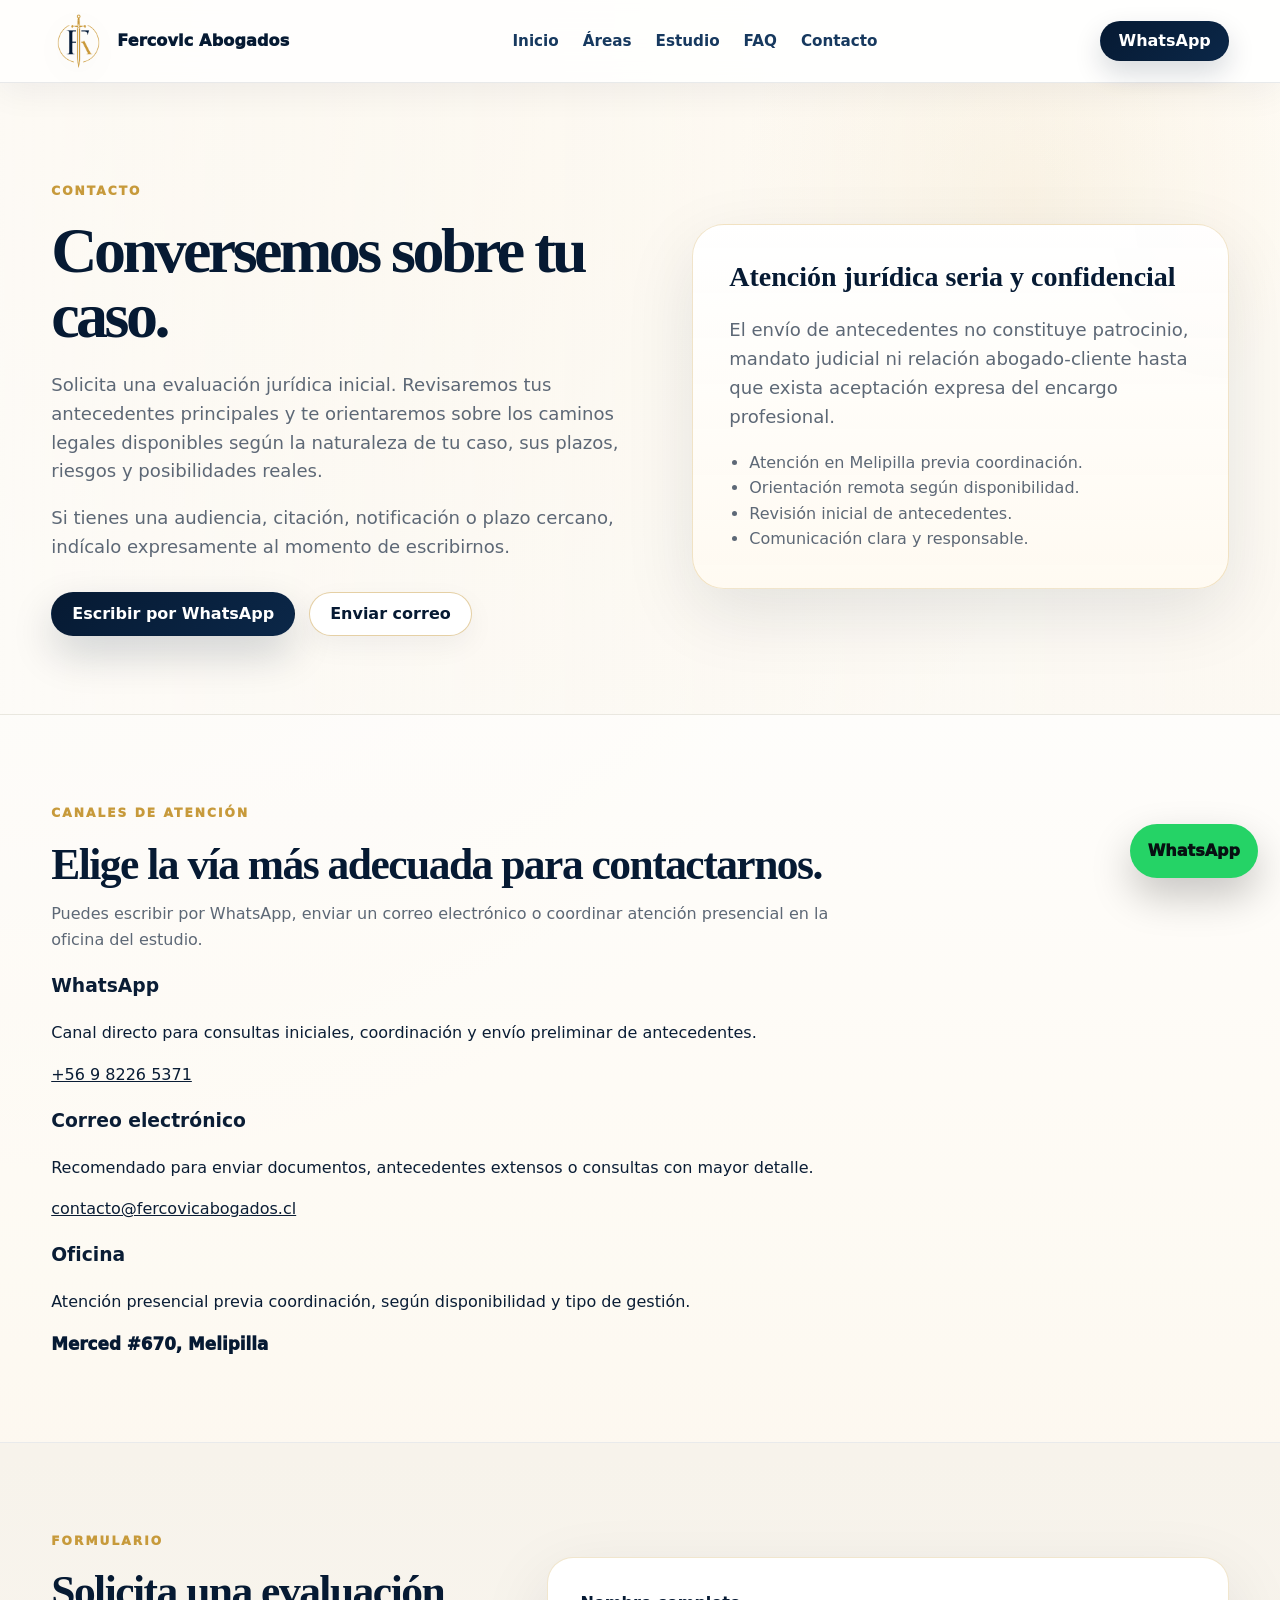
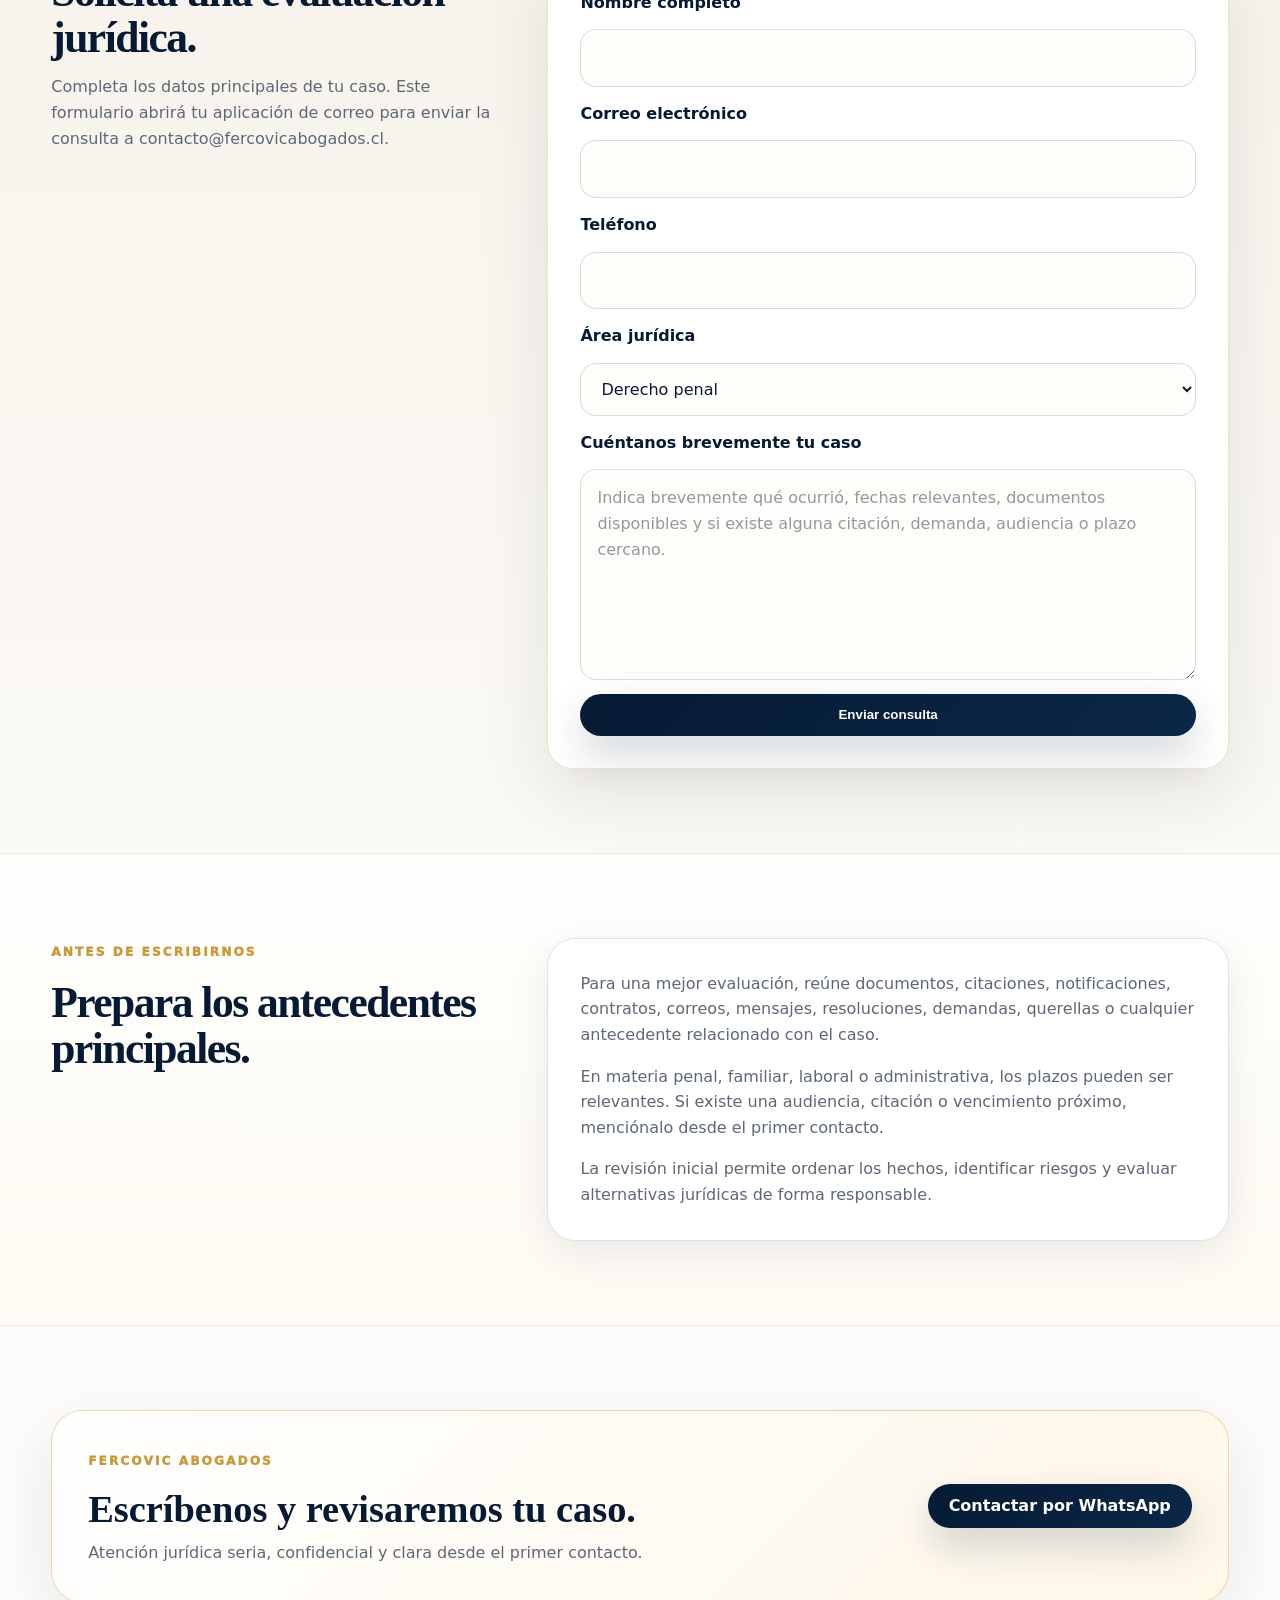
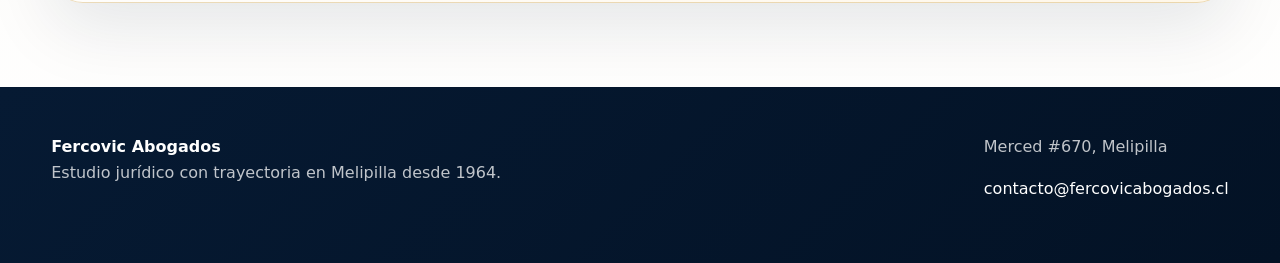
<file: contacto.html>
<!DOCTYPE html>
<html lang="es-CL">
<head>
  <meta charset="UTF-8" />
  <meta name="viewport" content="width=device-width, initial-scale=1.0" />

  <title>Contacto | Fercovic Abogados en Melipilla</title>
  <meta name="description" content="Contacta a Fercovic Abogados, estudio jurídico en Melipilla. Asesoría y representación en derecho penal, civil, familia, laboral, constitucional, minero y administrativo." />

  <link rel="canonical" href="https://www.fercovicabogados.cl/contacto.html" />

  <meta property="og:title" content="Contacto | Fercovic Abogados" />
  <meta property="og:description" content="Solicita una evaluación jurídica con Fercovic Abogados. Atención en Melipilla y orientación remota según disponibilidad." />
  <meta property="og:type" content="website" />
  <meta property="og:url" content="https://www.fercovicabogados.cl/contacto.html" />
  <meta property="og:locale" content="es_CL" />

  <meta name="theme-color" content="#f7f3eb" />

  <link rel="icon" href="assets/img/favicon.ico" sizes="any">
  <link rel="icon" type="image/png" href="assets/img/favicon-32.png">
  <link rel="apple-touch-icon" href="assets/img/apple-touch-icon.png">

  <script type="application/ld+json">
  {
    "@context": "https://schema.org",
    "@type": "ContactPage",
    "name": "Contacto | Fercovic Abogados",
    "url": "https://www.fercovicabogados.cl/contacto.html",
    "mainEntity": {
      "@type": "LegalService",
      "name": "Fercovic Abogados",
      "telephone": "+56982265371",
      "email": "contacto@fercovicabogados.cl",
      "address": {
        "@type": "PostalAddress",
        "streetAddress": "Merced 670",
        "addressLocality": "Melipilla",
        "addressRegion": "Región Metropolitana",
        "addressCountry": "CL"
      },
      "areaServed": "Chile"
    }
  }
  </script>

  <link rel="stylesheet" href="assets/css/styles.css" />
</head>

<body>
  <header class="header">
    <div class="container nav">
      <a class="brand brand-logo" href="index.html" aria-label="Ir al inicio de Fercovic Abogados">
        <img 
          src="assets/img/logo-emblema-transparente.png" 
          alt="Fercovic Abogados" 
          class="brand-logo__mark"
        >
        <span class="brand-text">Fercovic Abogados</span>
      </a>

      <nav class="menu" aria-label="Menú principal">
        <a href="index.html">Inicio</a>
        <a href="servicios.html">Áreas</a>
        <a href="quienes-somos.html">Estudio</a>
        <a href="preguntas-frecuentes.html">FAQ</a>
        <a href="contacto.html">Contacto</a>
      </nav>

      <a 
        class="btn btn-small" 
        href="https://wa.me/56982265371?text=Hola%20Fercovic%20Abogados,%20necesito%20asesor%C3%ADa%20jur%C3%ADdica." 
        target="_blank" 
        rel="noopener"
      >
        WhatsApp
      </a>
    </div>
  </header>

  <main>
    <section class="hero">
      <div class="container hero-grid">
        <div>
          <span class="eyebrow">Contacto</span>
          <h1>Conversemos sobre tu caso.</h1>
          <p>
            Solicita una evaluación jurídica inicial. Revisaremos tus antecedentes principales
            y te orientaremos sobre los caminos legales disponibles según la naturaleza de tu caso,
            sus plazos, riesgos y posibilidades reales.
          </p>

          <p>
            Si tienes una audiencia, citación, notificación o plazo cercano, indícalo expresamente
            al momento de escribirnos.
          </p>

          <div class="hero-actions">
            <a 
              class="btn btn-primary" 
              href="https://wa.me/56982265371?text=Hola%20Fercovic%20Abogados,%20necesito%20asesor%C3%ADa%20jur%C3%ADdica." 
              target="_blank" 
              rel="noopener"
            >
              Escribir por WhatsApp
            </a>

            <a class="btn btn-outline" href="mailto:contacto@fercovicabogados.cl">
              Enviar correo
            </a>
          </div>
        </div>

        <aside class="hero-card">
          <h2>Atención jurídica seria y confidencial</h2>

          <p>
            El envío de antecedentes no constituye patrocinio, mandato judicial ni relación abogado-cliente
            hasta que exista aceptación expresa del encargo profesional.
          </p>

          <ul>
            <li>Atención en Melipilla previa coordinación.</li>
            <li>Orientación remota según disponibilidad.</li>
            <li>Revisión inicial de antecedentes.</li>
            <li>Comunicación clara y responsable.</li>
          </ul>
        </aside>
      </div>
    </section>

    <section class="section alt">
      <div class="container">
        <span class="eyebrow">Canales de atención</span>
        <h2 class="section-title">Elige la vía más adecuada para contactarnos.</h2>
        <p class="section-lead">
          Puedes escribir por WhatsApp, enviar un correo electrónico o coordinar atención presencial
          en la oficina del estudio.
        </p>

        <div class="contact-cards">
          <article class="contact-card">
            <h3>WhatsApp</h3>
            <p>Canal directo para consultas iniciales, coordinación y envío preliminar de antecedentes.</p>
            <a 
              href="https://wa.me/56982265371?text=Hola%20Fercovic%20Abogados,%20necesito%20asesor%C3%ADa%20jur%C3%ADdica." 
              target="_blank" 
              rel="noopener"
            >
              +56 9 8226 5371
            </a>
          </article>

          <article class="contact-card">
            <h3>Correo electrónico</h3>
            <p>Recomendado para enviar documentos, antecedentes extensos o consultas con mayor detalle.</p>
            <a href="mailto:contacto@fercovicabogados.cl">
              contacto@fercovicabogados.cl
            </a>
          </article>

          <article class="contact-card">
            <h3>Oficina</h3>
            <p>Atención presencial previa coordinación, según disponibilidad y tipo de gestión.</p>
            <strong>Merced #670, Melipilla</strong>
          </article>
        </div>
      </div>
    </section>

    <section class="section">
      <div class="container split-section">
        <div>
          <span class="eyebrow">Formulario</span>
          <h2 class="section-title">Solicita una evaluación jurídica.</h2>
          <p class="section-lead">
            Completa los datos principales de tu caso. Este formulario abrirá tu aplicación de correo
            para enviar la consulta a contacto@fercovicabogados.cl.
          </p>
        </div>

        <form class="contact-form" action="mailto:contacto@fercovicabogados.cl" method="post" enctype="text/plain">
          <label for="nombre">Nombre completo</label>
          <input id="nombre" type="text" name="Nombre completo" autocomplete="name" required>

          <label for="email">Correo electrónico</label>
          <input id="email" type="email" name="Correo electrónico" autocomplete="email" required>

          <label for="telefono">Teléfono</label>
          <input id="telefono" type="tel" name="Teléfono" autocomplete="tel">

          <label for="area">Área jurídica</label>
          <select id="area" name="Área jurídica">
            <option>Derecho penal</option>
            <option>Derecho civil</option>
            <option>Derecho de familia</option>
            <option>Derecho laboral</option>
            <option>Derecho constitucional</option>
            <option>Derecho minero</option>
            <option>Derecho administrativo</option>
            <option>Otra materia</option>
          </select>

          <label for="mensaje">Cuéntanos brevemente tu caso</label>
          <textarea id="mensaje" name="Mensaje" rows="7" placeholder="Indica brevemente qué ocurrió, fechas relevantes, documentos disponibles y si existe alguna citación, demanda, audiencia o plazo cercano." required></textarea>

          <button class="btn btn-primary" type="submit">Enviar consulta</button>
        </form>
      </div>
    </section>

    <section class="section alt">
      <div class="container split-section">
        <div>
          <span class="eyebrow">Antes de escribirnos</span>
          <h2 class="section-title">Prepara los antecedentes principales.</h2>
        </div>

        <div class="rich-text">
          <p>
            Para una mejor evaluación, reúne documentos, citaciones, notificaciones, contratos,
            correos, mensajes, resoluciones, demandas, querellas o cualquier antecedente relacionado
            con el caso.
          </p>

          <p>
            En materia penal, familiar, laboral o administrativa, los plazos pueden ser relevantes.
            Si existe una audiencia, citación o vencimiento próximo, menciónalo desde el primer contacto.
          </p>

          <p>
            La revisión inicial permite ordenar los hechos, identificar riesgos y evaluar alternativas
            jurídicas de forma responsable.
          </p>
        </div>
      </div>
    </section>

    <section class="section contact-cta">
      <div class="container cta-box">
        <div>
          <span class="eyebrow">Fercovic Abogados</span>
          <h2>Escríbenos y revisaremos tu caso.</h2>
          <p>
            Atención jurídica seria, confidencial y clara desde el primer contacto.
          </p>
        </div>

        <a 
          class="btn btn-primary" 
          href="https://wa.me/56982265371?text=Hola%20Fercovic%20Abogados,%20necesito%20asesor%C3%ADa%20jur%C3%ADdica." 
          target="_blank" 
          rel="noopener"
        >
          Contactar por WhatsApp
        </a>
      </div>
    </section>
  </main>

  <a class="whatsapp-float" href="https://wa.me/56982265371?text=Hola%20Fercovic%20Abogados,%20necesito%20asesor%C3%ADa%20jur%C3%ADdica." target="_blank" rel="noopener">
    WhatsApp
  </a>

  <footer class="footer">
    <div class="container footer-grid">
      <div>
        <strong>Fercovic Abogados</strong>
        <p>Estudio jurídico con trayectoria en Melipilla desde 1964.</p>
      </div>

      <div>
        <p>Merced #670, Melipilla</p>
        <p>
          <a href="mailto:contacto@fercovicabogados.cl">contacto@fercovicabogados.cl</a>
        </p>
      </div>
    </div>
  </footer>
</body>
</html>
</file>
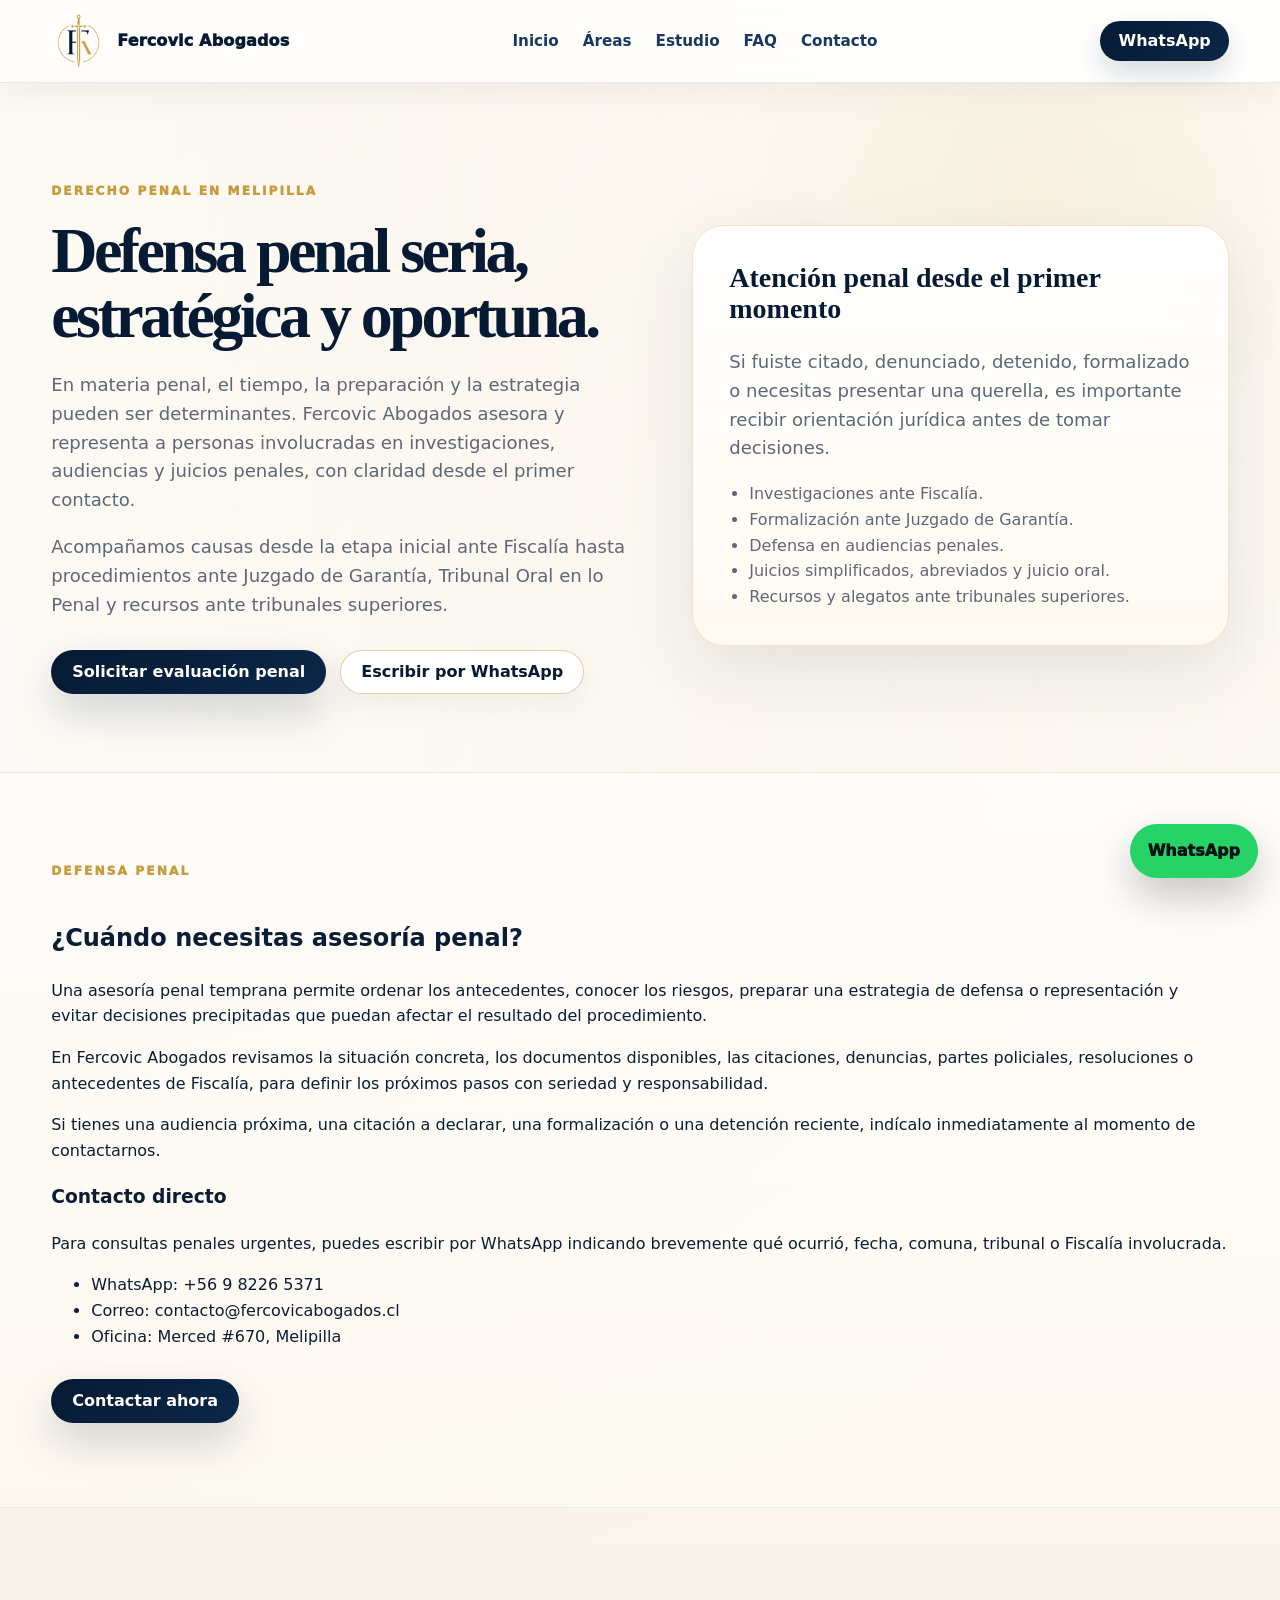
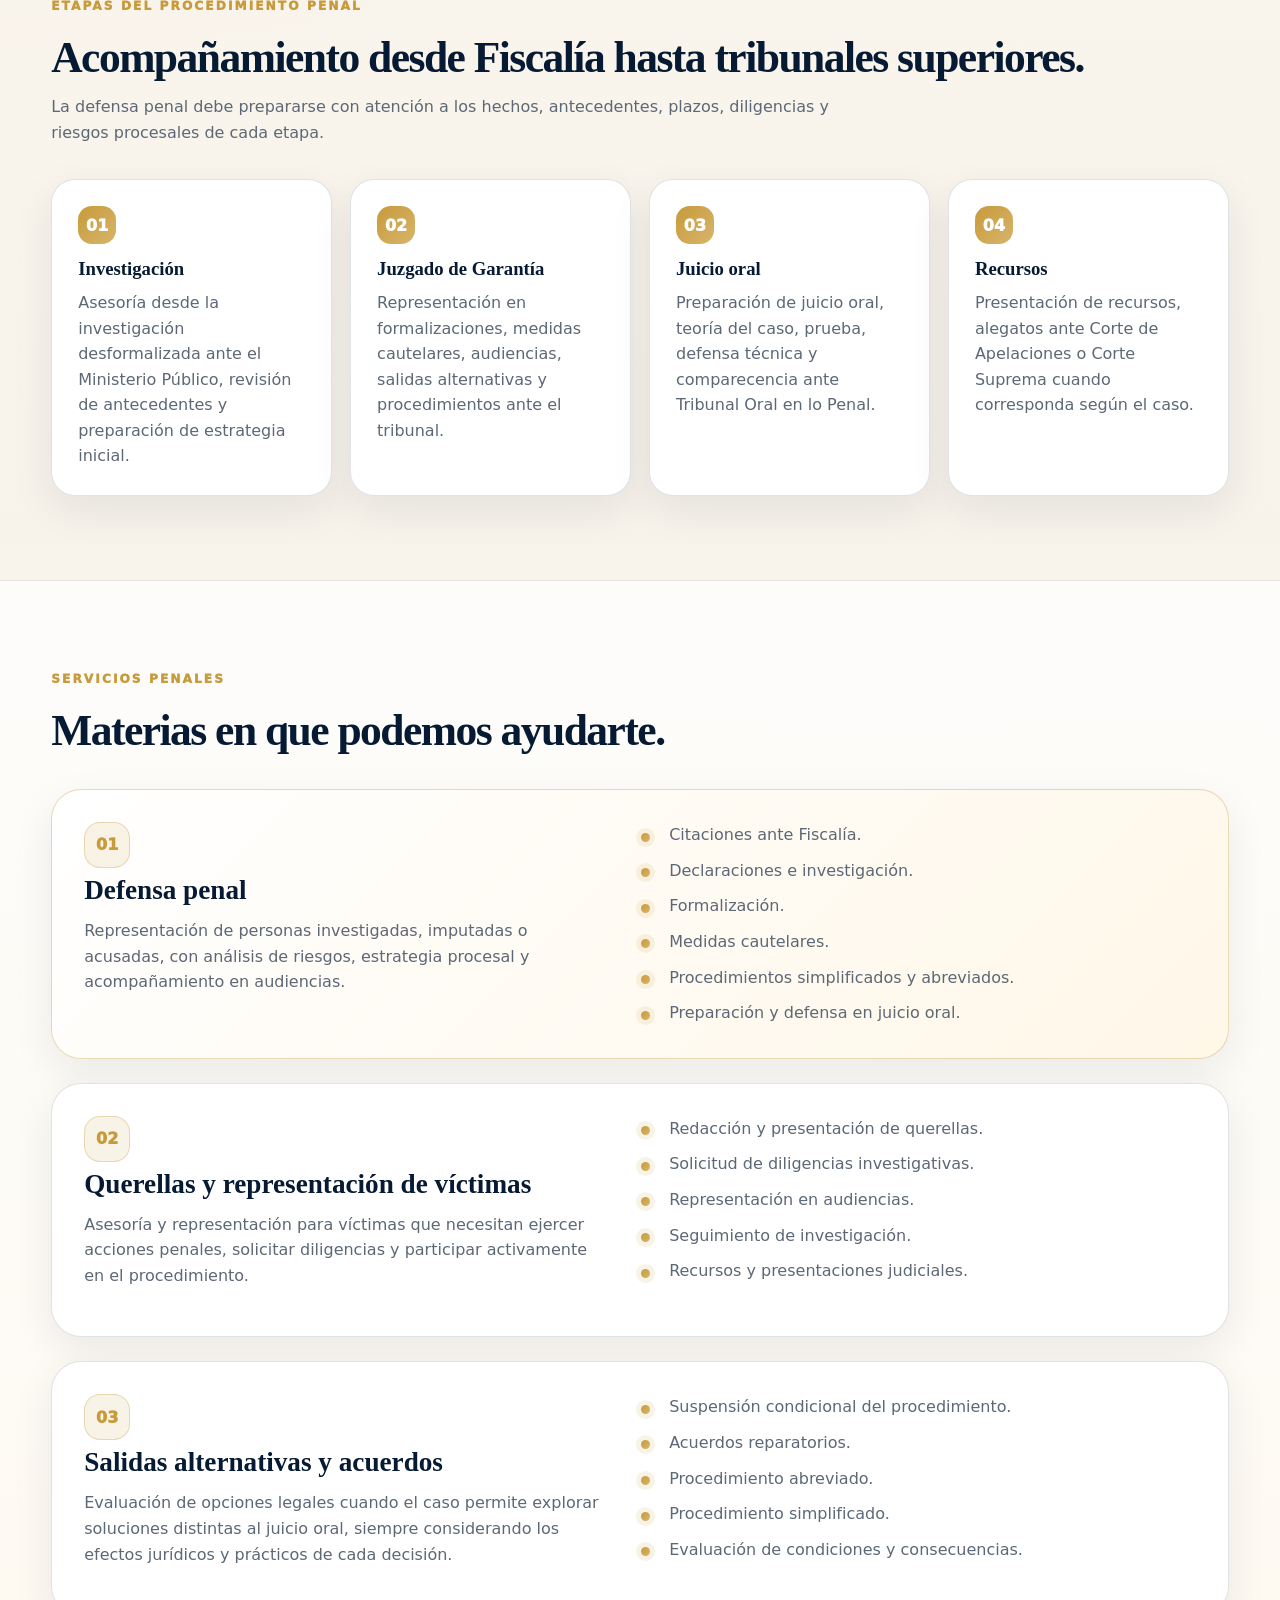
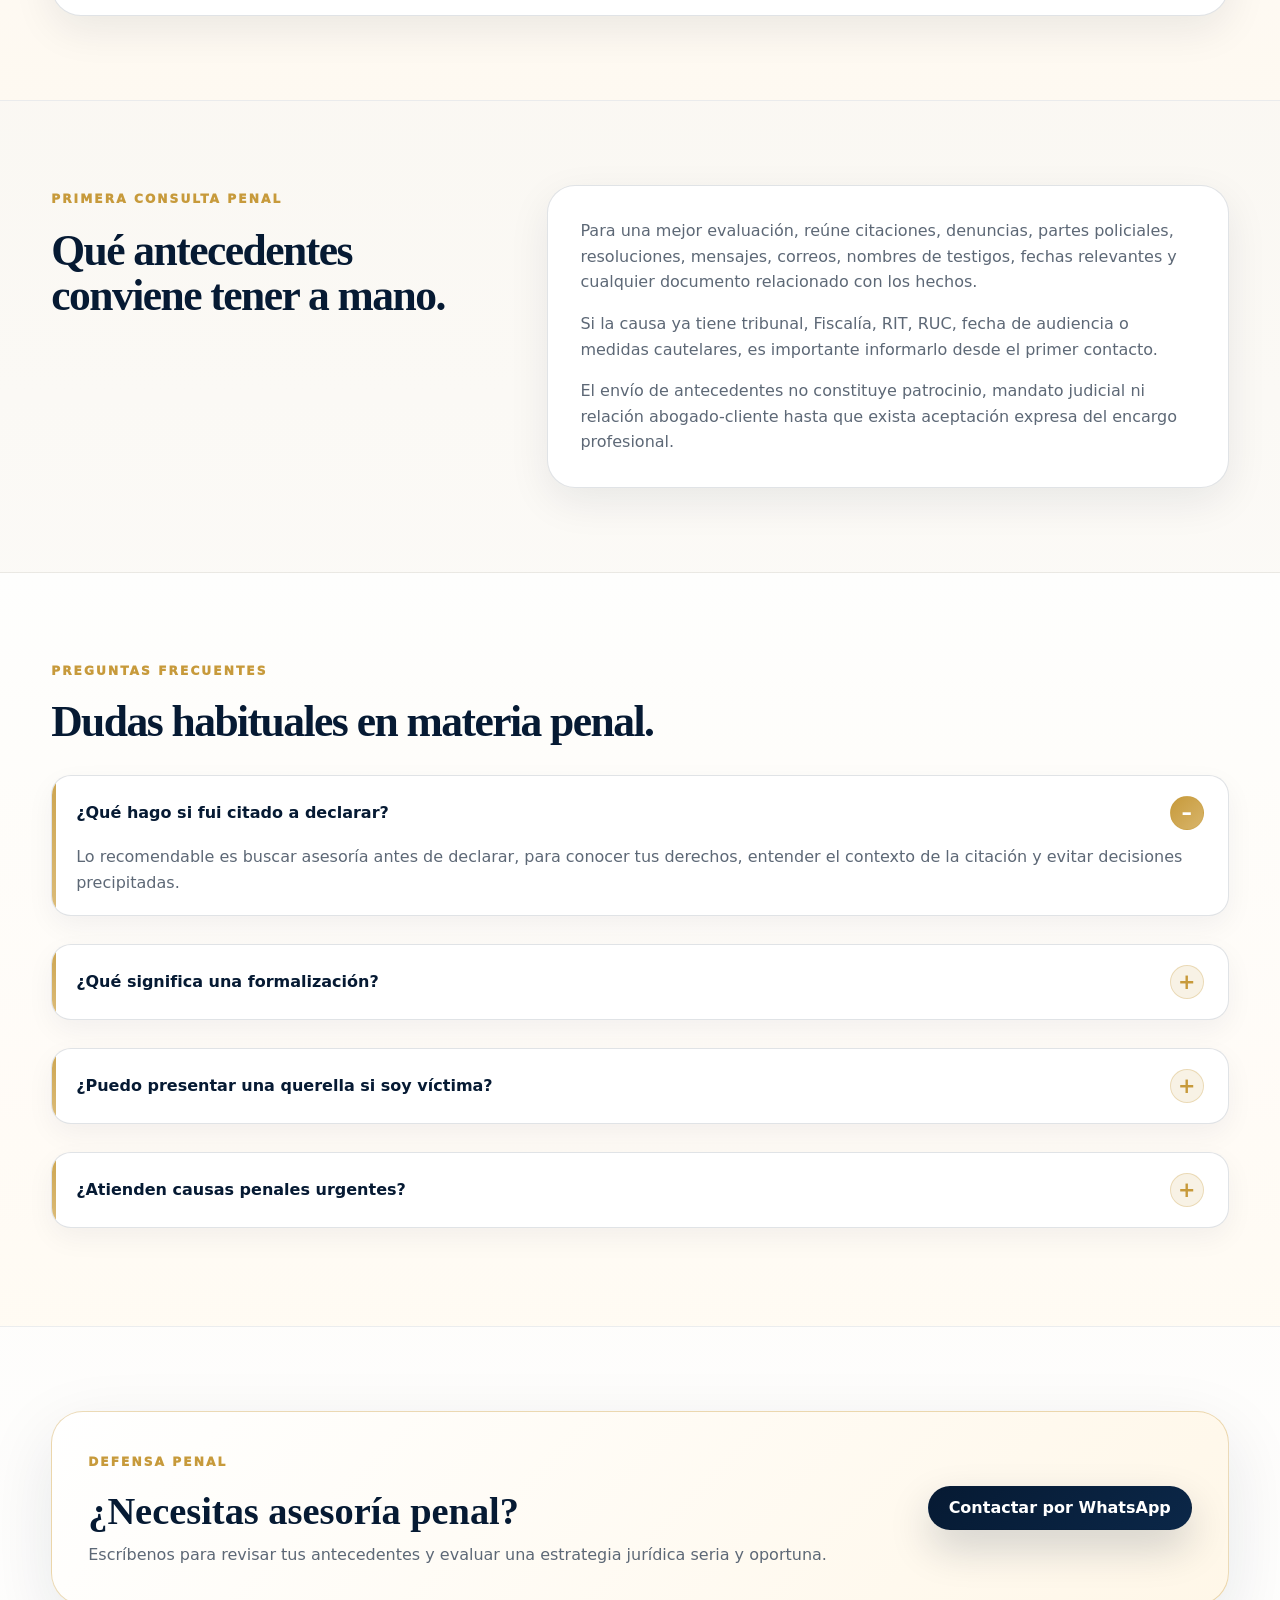
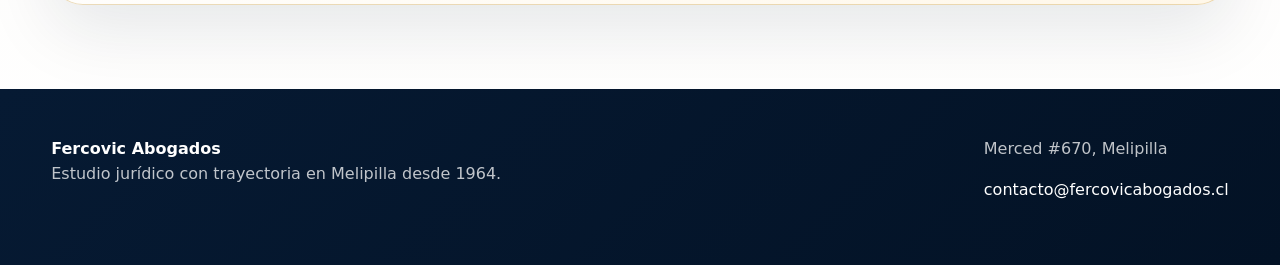
<file: derecho-penal.html>
<!DOCTYPE html>
<html lang="es-CL">
<head>
  <meta charset="UTF-8" />
  <meta name="viewport" content="width=device-width, initial-scale=1.0" />

  <title>Abogado Penalista en Melipilla | Fercovic Abogados</title>
  <meta name="description" content="Defensa penal en Melipilla. Fercovic Abogados asesora y representa en investigaciones ante Fiscalía, formalizaciones, juicios simplificados, abreviados, juicio oral, querellas y recursos." />

  <link rel="canonical" href="https://www.fercovicabogados.cl/derecho-penal.html" />

  <meta property="og:title" content="Abogado Penalista en Melipilla | Fercovic Abogados" />
  <meta property="og:description" content="Defensa y representación penal desde Fiscalía hasta tribunales superiores. Atención seria, directa y estratégica." />
  <meta property="og:type" content="website" />
  <meta property="og:url" content="https://www.fercovicabogados.cl/derecho-penal.html" />
  <meta property="og:locale" content="es_CL" />

  <meta name="twitter:card" content="summary_large_image" />
  <meta name="theme-color" content="#f7f3eb" />

  <link rel="icon" href="assets/img/favicon.ico" sizes="any">
  <link rel="icon" type="image/png" href="assets/img/favicon-32.png">
  <link rel="apple-touch-icon" href="assets/img/apple-touch-icon.png">

  <script type="application/ld+json">
  {
    "@context": "https://schema.org",
    "@type": "LegalService",
    "name": "Fercovic Abogados - Derecho Penal",
    "url": "https://www.fercovicabogados.cl/derecho-penal.html",
    "description": "Defensa y representación penal en Melipilla. Asesoría en investigaciones ante Fiscalía, formalizaciones, audiencias, juicio oral, querellas y recursos.",
    "telephone": "+56982265371",
    "email": "contacto@fercovicabogados.cl",
    "address": {
      "@type": "PostalAddress",
      "streetAddress": "Merced 670",
      "addressLocality": "Melipilla",
      "addressRegion": "Región Metropolitana",
      "addressCountry": "CL"
    },
    "areaServed": {
      "@type": "AdministrativeArea",
      "name": "Provincia de Melipilla"
    },
    "knowsAbout": [
      "Derecho penal",
      "Defensa penal",
      "Querellas",
      "Formalización",
      "Juicio oral",
      "Fiscalía",
      "Juzgado de Garantía",
      "Corte de Apelaciones",
      "Corte Suprema"
    ]
  }
  </script>

  <link rel="stylesheet" href="assets/css/styles.css" />
</head>

<body>
  <header class="header">
    <div class="container nav">
      <a class="brand brand-logo" href="index.html" aria-label="Ir al inicio de Fercovic Abogados">
        <img 
          src="assets/img/logo-emblema-transparente.png" 
          alt="Fercovic Abogados" 
          class="brand-logo__mark"
        >
        <span class="brand-text">Fercovic Abogados</span>
      </a>

      <nav class="menu" aria-label="Menú principal">
        <a href="index.html">Inicio</a>
        <a href="servicios.html">Áreas</a>
        <a href="quienes-somos.html">Estudio</a>
        <a href="preguntas-frecuentes.html">FAQ</a>
        <a href="contacto.html">Contacto</a>
      </nav>

      <a 
        class="btn btn-small" 
        href="https://wa.me/56982265371?text=Hola%20Fercovic%20Abogados,%20necesito%20asesor%C3%ADa%20penal." 
        target="_blank" 
        rel="noopener"
      >
        WhatsApp
      </a>
    </div>
  </header>

  <main>
    <section class="hero">
      <div class="container hero-grid">
        <div>
          <span class="eyebrow">Derecho penal en Melipilla</span>
          <h1>Defensa penal seria, estratégica y oportuna.</h1>

          <p>
            En materia penal, el tiempo, la preparación y la estrategia pueden ser determinantes.
            Fercovic Abogados asesora y representa a personas involucradas en investigaciones,
            audiencias y juicios penales, con claridad desde el primer contacto.
          </p>

          <p>
            Acompañamos causas desde la etapa inicial ante Fiscalía hasta procedimientos ante
            Juzgado de Garantía, Tribunal Oral en lo Penal y recursos ante tribunales superiores.
          </p>

          <div class="hero-actions">
            <a class="btn btn-primary" href="contacto.html">Solicitar evaluación penal</a>
            <a 
              class="btn btn-outline" 
              href="https://wa.me/56982265371?text=Hola%20Fercovic%20Abogados,%20necesito%20asesor%C3%ADa%20penal." 
              target="_blank" 
              rel="noopener"
            >
              Escribir por WhatsApp
            </a>
          </div>
        </div>

        <aside class="hero-card">
          <h2>Atención penal desde el primer momento</h2>
          <p>
            Si fuiste citado, denunciado, detenido, formalizado o necesitas presentar una querella,
            es importante recibir orientación jurídica antes de tomar decisiones.
          </p>

          <ul>
            <li>Investigaciones ante Fiscalía.</li>
            <li>Formalización ante Juzgado de Garantía.</li>
            <li>Defensa en audiencias penales.</li>
            <li>Juicios simplificados, abreviados y juicio oral.</li>
            <li>Recursos y alegatos ante tribunales superiores.</li>
          </ul>
        </aside>
      </div>
    </section>

    <section class="section alt">
      <div class="container area-content-grid">
        <div class="area-main-card">
          <span class="eyebrow">Defensa penal</span>
          <h2>¿Cuándo necesitas asesoría penal?</h2>

          <p>
            Una asesoría penal temprana permite ordenar los antecedentes, conocer los riesgos,
            preparar una estrategia de defensa o representación y evitar decisiones precipitadas
            que puedan afectar el resultado del procedimiento.
          </p>

          <p>
            En Fercovic Abogados revisamos la situación concreta, los documentos disponibles,
            las citaciones, denuncias, partes policiales, resoluciones o antecedentes de Fiscalía,
            para definir los próximos pasos con seriedad y responsabilidad.
          </p>

          <div class="area-hero-note">
            Si tienes una audiencia próxima, una citación a declarar, una formalización o una detención reciente,
            indícalo inmediatamente al momento de contactarnos.
          </div>
        </div>

        <aside class="area-side-card">
          <h3>Contacto directo</h3>
          <p>
            Para consultas penales urgentes, puedes escribir por WhatsApp indicando brevemente
            qué ocurrió, fecha, comuna, tribunal o Fiscalía involucrada.
          </p>

          <ul>
            <li>WhatsApp: +56 9 8226 5371</li>
            <li>Correo: contacto@fercovicabogados.cl</li>
            <li>Oficina: Merced #670, Melipilla</li>
          </ul>

          <div class="hero-actions">
            <a 
              class="btn btn-primary" 
              href="https://wa.me/56982265371?text=Hola%20Fercovic%20Abogados,%20necesito%20asesor%C3%ADa%20penal%20urgente." 
              target="_blank" 
              rel="noopener"
            >
              Contactar ahora
            </a>
          </div>
        </aside>
      </div>
    </section>

    <section class="section">
      <div class="container">
        <span class="eyebrow">Etapas del procedimiento penal</span>
        <h2 class="section-title">Acompañamiento desde Fiscalía hasta tribunales superiores.</h2>
        <p class="section-lead">
          La defensa penal debe prepararse con atención a los hechos, antecedentes, plazos,
          diligencias y riesgos procesales de cada etapa.
        </p>

        <div class="penal-grid">
          <article class="penal-card">
            <span>01</span>
            <h3>Investigación</h3>
            <p>
              Asesoría desde la investigación desformalizada ante el Ministerio Público,
              revisión de antecedentes y preparación de estrategia inicial.
            </p>
          </article>

          <article class="penal-card">
            <span>02</span>
            <h3>Juzgado de Garantía</h3>
            <p>
              Representación en formalizaciones, medidas cautelares, audiencias,
              salidas alternativas y procedimientos ante el tribunal.
            </p>
          </article>

          <article class="penal-card">
            <span>03</span>
            <h3>Juicio oral</h3>
            <p>
              Preparación de juicio oral, teoría del caso, prueba, defensa técnica
              y comparecencia ante Tribunal Oral en lo Penal.
            </p>
          </article>

          <article class="penal-card">
            <span>04</span>
            <h3>Recursos</h3>
            <p>
              Presentación de recursos, alegatos ante Corte de Apelaciones o Corte Suprema
              cuando corresponda según el caso.
            </p>
          </article>
        </div>
      </div>
    </section>

    <section class="section alt">
      <div class="container">
        <span class="eyebrow">Servicios penales</span>
        <h2 class="section-title">Materias en que podemos ayudarte.</h2>

        <div class="service-list">
          <article class="service-panel featured-service">
            <div>
              <span class="service-number">01</span>
              <h3>Defensa penal</h3>
              <p>
                Representación de personas investigadas, imputadas o acusadas, con análisis de riesgos,
                estrategia procesal y acompañamiento en audiencias.
              </p>
            </div>

            <ul>
              <li>Citaciones ante Fiscalía.</li>
              <li>Declaraciones e investigación.</li>
              <li>Formalización.</li>
              <li>Medidas cautelares.</li>
              <li>Procedimientos simplificados y abreviados.</li>
              <li>Preparación y defensa en juicio oral.</li>
            </ul>
          </article>

          <article class="service-panel">
            <div>
              <span class="service-number">02</span>
              <h3>Querellas y representación de víctimas</h3>
              <p>
                Asesoría y representación para víctimas que necesitan ejercer acciones penales,
                solicitar diligencias y participar activamente en el procedimiento.
              </p>
            </div>

            <ul>
              <li>Redacción y presentación de querellas.</li>
              <li>Solicitud de diligencias investigativas.</li>
              <li>Representación en audiencias.</li>
              <li>Seguimiento de investigación.</li>
              <li>Recursos y presentaciones judiciales.</li>
            </ul>
          </article>

          <article class="service-panel">
            <div>
              <span class="service-number">03</span>
              <h3>Salidas alternativas y acuerdos</h3>
              <p>
                Evaluación de opciones legales cuando el caso permite explorar soluciones distintas
                al juicio oral, siempre considerando los efectos jurídicos y prácticos de cada decisión.
              </p>
            </div>

            <ul>
              <li>Suspensión condicional del procedimiento.</li>
              <li>Acuerdos reparatorios.</li>
              <li>Procedimiento abreviado.</li>
              <li>Procedimiento simplificado.</li>
              <li>Evaluación de condiciones y consecuencias.</li>
            </ul>
          </article>
        </div>
      </div>
    </section>

    <section class="section">
      <div class="container split-section">
        <div>
          <span class="eyebrow">Primera consulta penal</span>
          <h2 class="section-title">Qué antecedentes conviene tener a mano.</h2>
        </div>

        <div class="rich-text">
          <p>
            Para una mejor evaluación, reúne citaciones, denuncias, partes policiales, resoluciones,
            mensajes, correos, nombres de testigos, fechas relevantes y cualquier documento relacionado
            con los hechos.
          </p>

          <p>
            Si la causa ya tiene tribunal, Fiscalía, RIT, RUC, fecha de audiencia o medidas cautelares,
            es importante informarlo desde el primer contacto.
          </p>

          <p>
            El envío de antecedentes no constituye patrocinio, mandato judicial ni relación abogado-cliente
            hasta que exista aceptación expresa del encargo profesional.
          </p>
        </div>
      </div>
    </section>

    <section class="section alt">
      <div class="container">
        <span class="eyebrow">Preguntas frecuentes</span>
        <h2 class="section-title">Dudas habituales en materia penal.</h2>

        <div class="faq faq-premium">
          <details open>
            <summary>¿Qué hago si fui citado a declarar?</summary>
            <p>
              Lo recomendable es buscar asesoría antes de declarar, para conocer tus derechos,
              entender el contexto de la citación y evitar decisiones precipitadas.
            </p>
          </details>

          <details>
            <summary>¿Qué significa una formalización?</summary>
            <p>
              Es una etapa en que el Ministerio Público comunica formalmente que se desarrolla
              una investigación en contra de una persona por determinados hechos. Desde ese momento,
              resulta especialmente importante contar con defensa técnica.
            </p>
          </details>

          <details>
            <summary>¿Puedo presentar una querella si soy víctima?</summary>
            <p>
              Sí, siempre que existan antecedentes suficientes y la acción sea jurídicamente procedente.
              La querella permite intervenir activamente en el procedimiento penal.
            </p>
          </details>

          <details>
            <summary>¿Atienden causas penales urgentes?</summary>
            <p>
              Puedes escribir por WhatsApp indicando la urgencia, fecha de audiencia, citación,
              tribunal o Fiscalía involucrada, para evaluar la disponibilidad y los próximos pasos.
            </p>
          </details>
        </div>
      </div>
    </section>

    <section class="section contact-cta">
      <div class="container cta-box">
        <div>
          <span class="eyebrow">Defensa penal</span>
          <h2>¿Necesitas asesoría penal?</h2>
          <p>
            Escríbenos para revisar tus antecedentes y evaluar una estrategia jurídica seria y oportuna.
          </p>
        </div>

        <a 
          class="btn btn-primary" 
          href="https://wa.me/56982265371?text=Hola%20Fercovic%20Abogados,%20necesito%20asesor%C3%ADa%20penal." 
          target="_blank" 
          rel="noopener"
        >
          Contactar por WhatsApp
        </a>
      </div>
    </section>
  </main>

  <a class="whatsapp-float" href="https://wa.me/56982265371?text=Hola%20Fercovic%20Abogados,%20necesito%20asesor%C3%ADa%20penal." target="_blank" rel="noopener">
    WhatsApp
  </a>

  <footer class="footer">
    <div class="container footer-grid">
      <div>
        <strong>Fercovic Abogados</strong>
        <p>Estudio jurídico con trayectoria en Melipilla desde 1964.</p>
      </div>

      <div>
        <p>Merced #670, Melipilla</p>
        <p>
          <a href="mailto:contacto@fercovicabogados.cl">contacto@fercovicabogados.cl</a>
        </p>
      </div>
    </div>
  </footer>
</body>
</html>
</file>
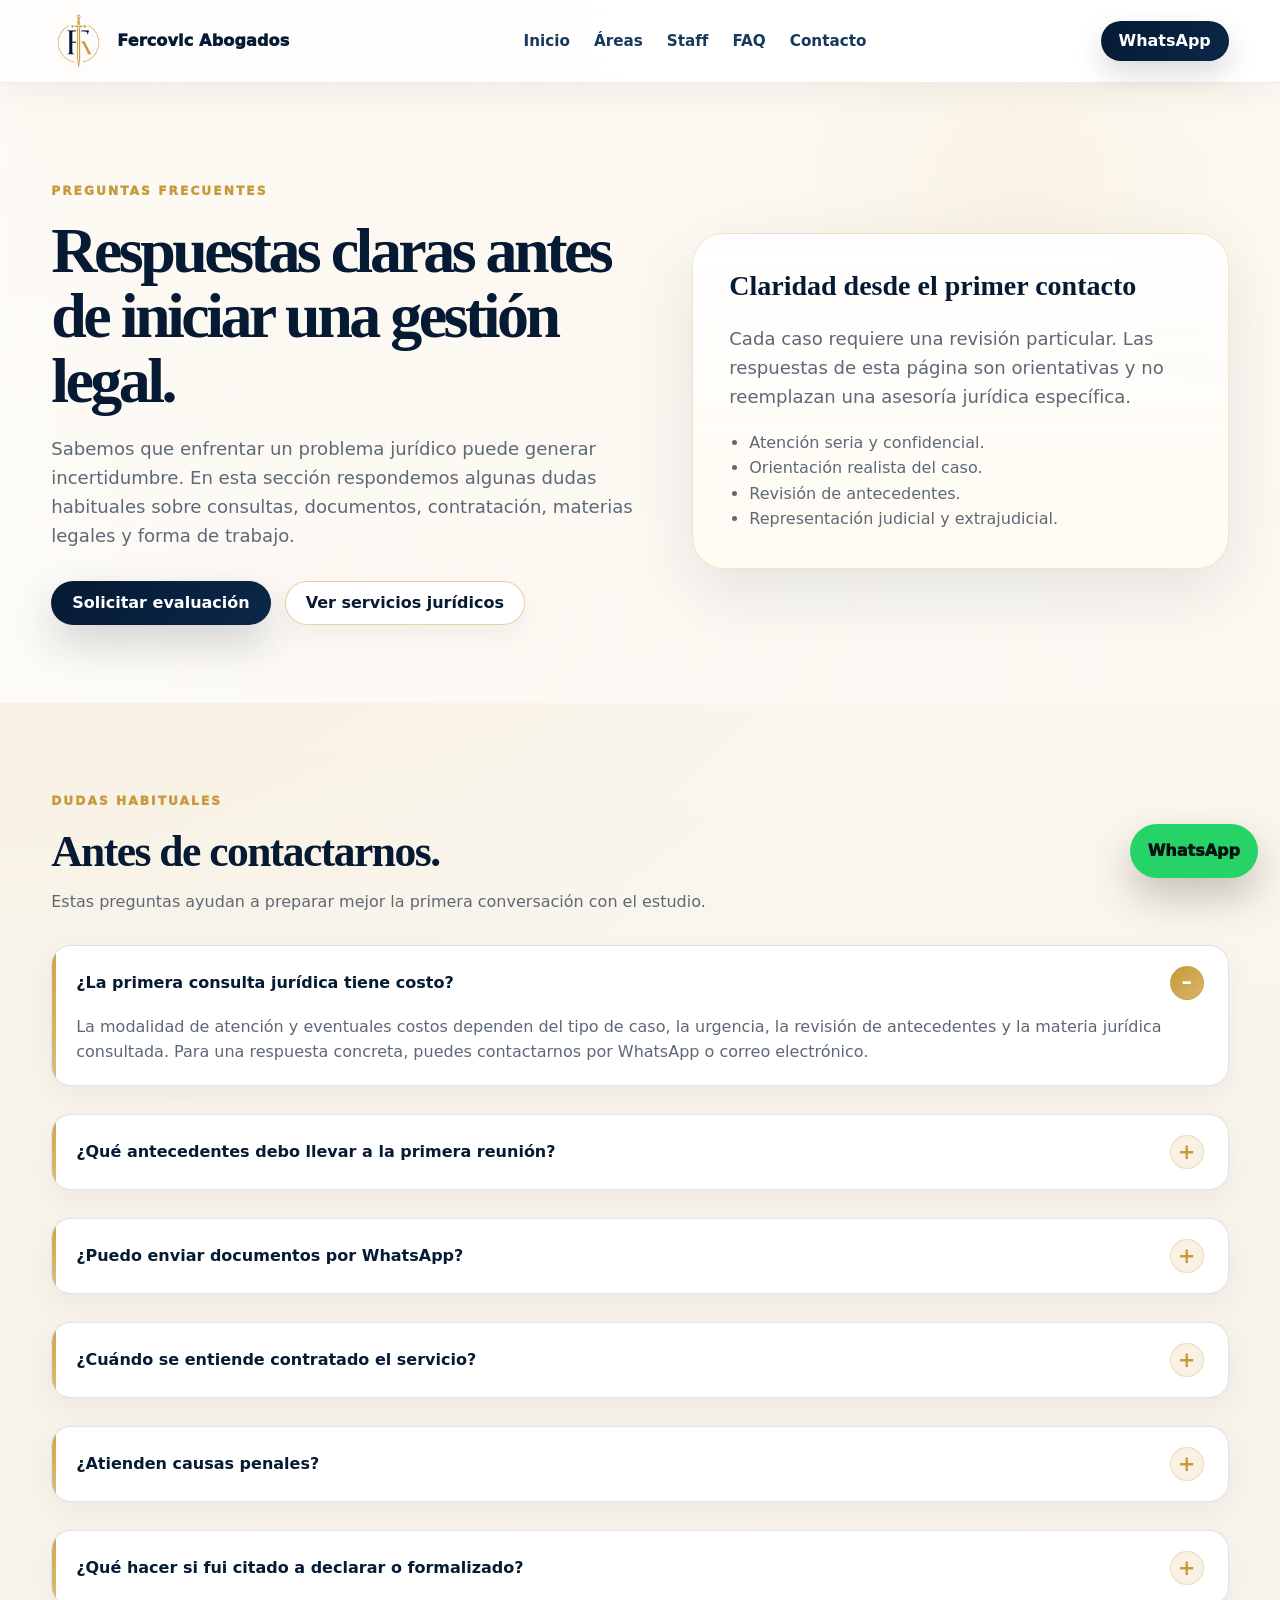
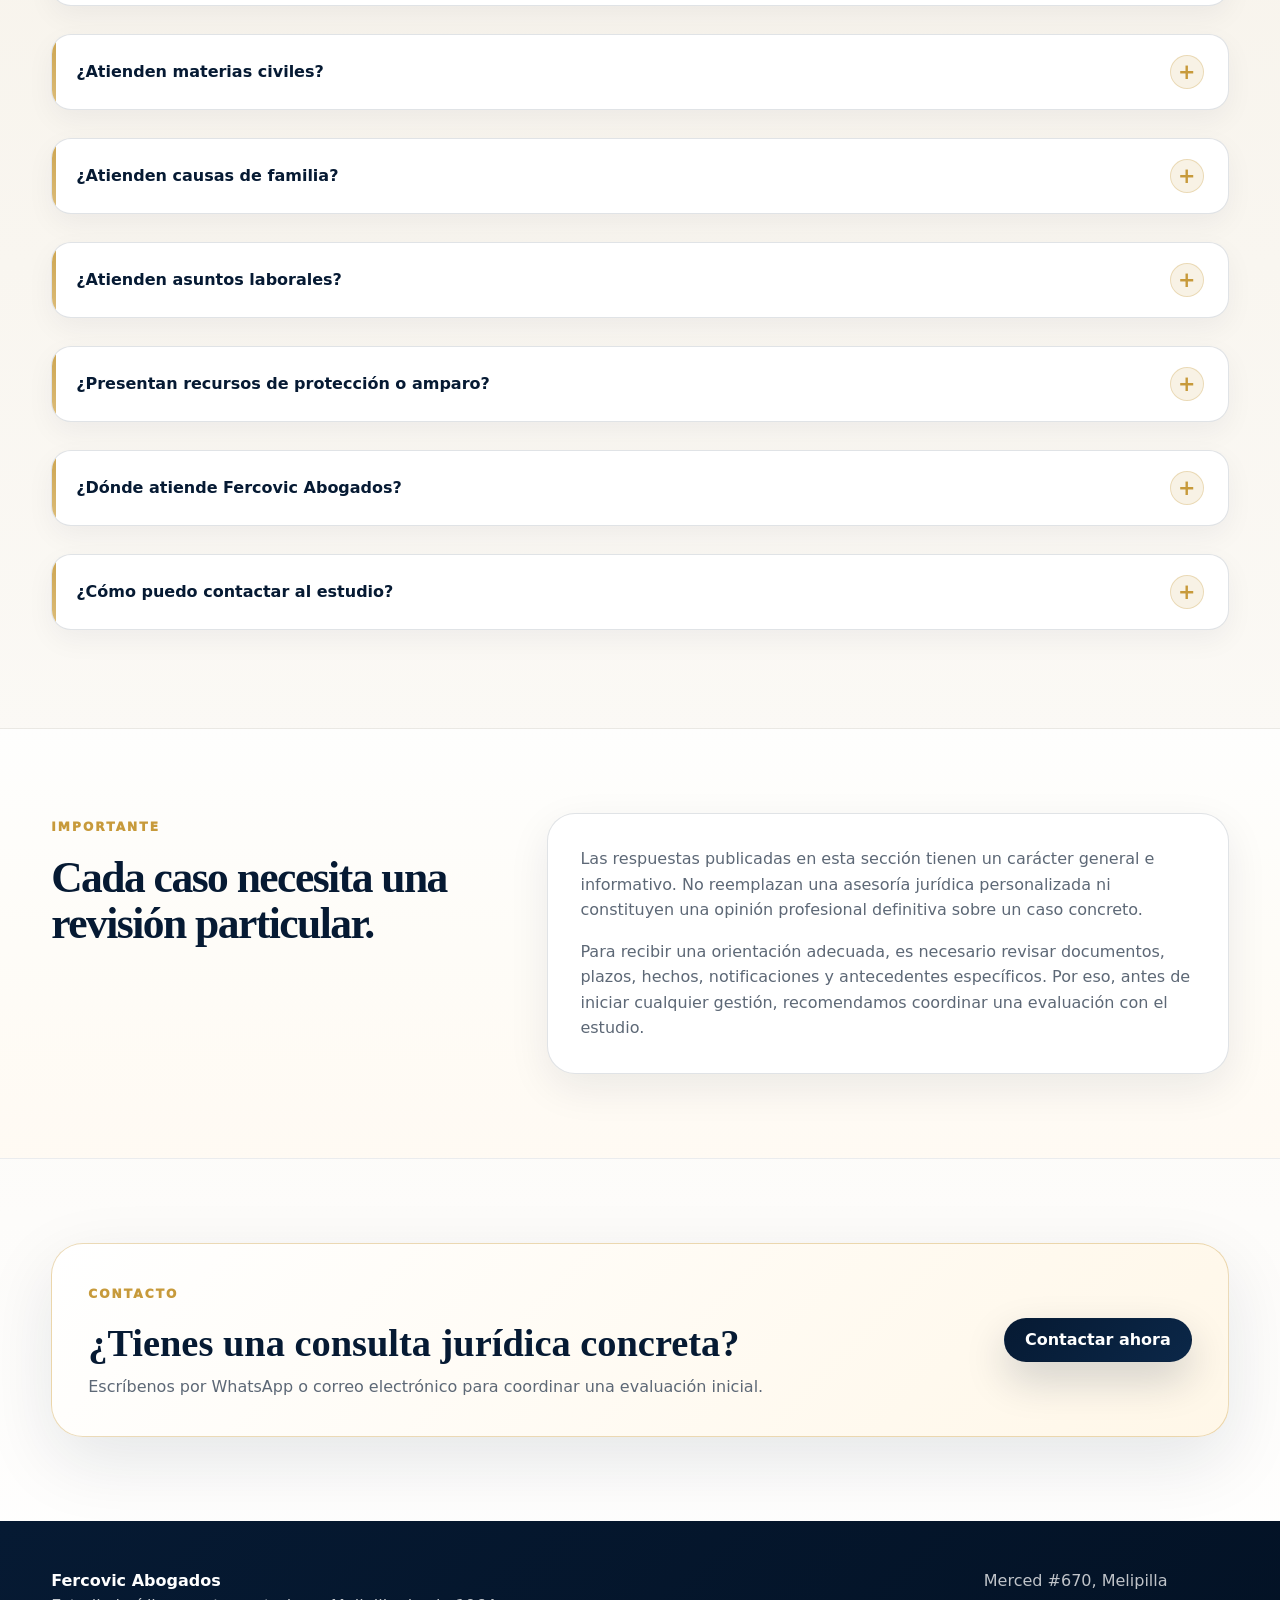
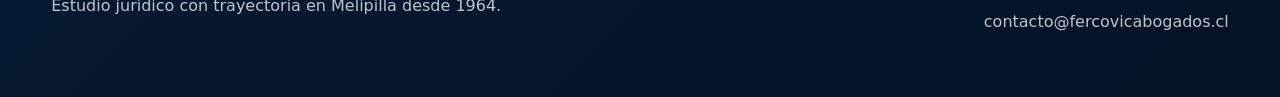
<file: preguntas-frecuentes.html>
<!DOCTYPE html>
<html lang="es-CL">
<head>
  <meta charset="UTF-8" />
  <meta name="viewport" content="width=device-width, initial-scale=1.0" />

  <title>Preguntas Frecuentes | Fercovic Abogados</title>
  <meta name="description" content="Preguntas frecuentes sobre asesoría jurídica, causas penales, civiles, familiares, laborales y atención en Fercovic Abogados, estudio jurídico en Melipilla." />

  <link rel="canonical" href="https://www.fercovicabogados.cl/preguntas-frecuentes.html" />
  <link rel="stylesheet" href="assets/css/styles.css" />

  <script type="application/ld+json">
  {
    "@context": "https://schema.org",
    "@type": "FAQPage",
    "mainEntity": [
      {
        "@type": "Question",
        "name": "¿La primera consulta jurídica tiene costo?",
        "acceptedAnswer": {
          "@type": "Answer",
          "text": "La modalidad de atención y eventuales costos dependen del tipo de caso, la urgencia, la revisión de antecedentes y la materia jurídica consultada. Se recomienda contactar directamente al estudio para coordinar una evaluación."
        }
      },
      {
        "@type": "Question",
        "name": "¿Qué antecedentes debo llevar a la primera reunión?",
        "acceptedAnswer": {
          "@type": "Answer",
          "text": "Se recomienda llevar cédula de identidad, documentos relacionados con el caso, notificaciones, contratos, correos, mensajes, resoluciones, citaciones, demandas, querellas o cualquier antecedente que permita entender la situación jurídica."
        }
      },
      {
        "@type": "Question",
        "name": "¿Atienden causas penales?",
        "acceptedAnswer": {
          "@type": "Answer",
          "text": "Sí. Fercovic Abogados entrega asesoría y representación en causas penales, incluyendo investigaciones ante Fiscalía, formalizaciones, audiencias ante Juzgado de Garantía, procedimientos abreviados, simplificados, juicio oral y recursos ante tribunales superiores."
        }
      },
      {
        "@type": "Question",
        "name": "¿El envío de documentos por WhatsApp constituye contratación del servicio?",
        "acceptedAnswer": {
          "@type": "Answer",
          "text": "No. El envío de documentos o antecedentes por WhatsApp, correo electrónico o formulario web no constituye por sí solo patrocinio, mandato judicial ni relación abogado-cliente. La contratación requiere aceptación expresa del encargo profesional."
        }
      }
    ]
  }
  </script>
</head>

<body>
  <header class="header">
  <div class="container nav">
    <a class="brand brand-logo" href="index.html" aria-label="Ir al inicio de Fercovic Abogados">
      <img 
        src="assets/img/logo-emblema-transparente.png" 
        alt="Fercovic Abogados" 
        class="brand-logo__mark"
      >
      <span class="brand-text">Fercovic Abogados</span>
    </a>

    <nav class="menu" aria-label="Menú principal">
      <a href="index.html">Inicio</a>
      <a href="servicios.html">Áreas</a>
      <a href="quienes-somos.html">Staff</a>
      <a href="preguntas-frecuentes.html">FAQ</a>
      <a href="contacto.html">Contacto</a>
    </nav>

    <a 
      class="btn btn-small" 
      href="https://wa.me/56982265371?text=Hola%20Fercovic%20Abogados,%20necesito%20asesor%C3%ADa%20jur%C3%ADdica." 
      target="_blank" 
      rel="noopener"
    >
      WhatsApp
    </a>
  </div>
</header>

  <main>
    <section class="hero page-hero">
      <div class="container hero-grid">
        <div>
          <span class="eyebrow">Preguntas frecuentes</span>
          <h1>Respuestas claras antes de iniciar una gestión legal.</h1>
          <p>
            Sabemos que enfrentar un problema jurídico puede generar incertidumbre.
            En esta sección respondemos algunas dudas habituales sobre consultas,
            documentos, contratación, materias legales y forma de trabajo.
          </p>

          <div class="hero-actions">
            <a class="btn btn-primary" href="contacto.html">Solicitar evaluación</a>
            <a class="btn btn-outline" href="servicios.html">Ver servicios jurídicos</a>
          </div>
        </div>

        <div class="hero-card">
          <h2>Claridad desde el primer contacto</h2>
          <p>
            Cada caso requiere una revisión particular. Las respuestas de esta página son orientativas
            y no reemplazan una asesoría jurídica específica.
          </p>

          <ul>
            <li>Atención seria y confidencial.</li>
            <li>Orientación realista del caso.</li>
            <li>Revisión de antecedentes.</li>
            <li>Representación judicial y extrajudicial.</li>
          </ul>
        </div>
      </div>
    </section>

    <section class="section" id="faq">
      <div class="container">
        <span class="eyebrow">Dudas habituales</span>
        <h2 class="section-title">Antes de contactarnos.</h2>
        <p class="section-lead">
          Estas preguntas ayudan a preparar mejor la primera conversación con el estudio.
        </p>

        <div class="faq faq-premium">

          <details open>
            <summary>¿La primera consulta jurídica tiene costo?</summary>
            <p>
              La modalidad de atención y eventuales costos dependen del tipo de caso, la urgencia,
              la revisión de antecedentes y la materia jurídica consultada. Para una respuesta concreta,
              puedes contactarnos por WhatsApp o correo electrónico.
            </p>
          </details>

          <details>
            <summary>¿Qué antecedentes debo llevar a la primera reunión?</summary>
            <p>
              Es recomendable presentar cédula de identidad, documentos relacionados con el caso,
              contratos, cartas, notificaciones, correos, mensajes, resoluciones, demandas, querellas,
              citaciones o cualquier antecedente que permita entender la situación.
            </p>
          </details>

          <details>
            <summary>¿Puedo enviar documentos por WhatsApp?</summary>
            <p>
              Sí. Puedes enviar antecedentes preliminares por WhatsApp al número +56 9 8226 5371.
              Sin embargo, el envío de documentos no constituye por sí solo contratación, patrocinio
              ni mandato judicial.
            </p>
          </details>

          <details>
            <summary>¿Cuándo se entiende contratado el servicio?</summary>
            <p>
              El servicio se entiende contratado solo cuando existe aceptación expresa del encargo profesional,
              acuerdo de honorarios y entrega de antecedentes suficientes para iniciar la gestión correspondiente.
            </p>
          </details>

          <details>
            <summary>¿Atienden causas penales?</summary>
            <p>
              Sí. El estudio asesora y representa en investigaciones ante Fiscalía, formalizaciones,
              audiencias ante Juzgado de Garantía, juicios simplificados y abreviados, salidas alternativas,
              preparación de juicio oral, juicio oral y recursos ante tribunales superiores.
            </p>
          </details>

          <details>
            <summary>¿Qué hacer si fui citado a declarar o formalizado?</summary>
            <p>
              Lo recomendable es buscar asesoría antes de declarar o comparecer. En materia penal,
              una orientación temprana puede ser determinante para definir una estrategia adecuada,
              resguardar derechos y evitar decisiones precipitadas.
            </p>
          </details>

          <details>
            <summary>¿Atienden materias civiles?</summary>
            <p>
              Sí. El estudio asesora en juicios de arrendamiento, precario, incumplimiento contractual,
              resolución o nulidad de contratos, indemnización de perjuicios, juicios ejecutivos,
              posesiones efectivas, estudio de títulos e inscripción de propiedades.
            </p>
          </details>

          <details>
            <summary>¿Atienden causas de familia?</summary>
            <p>
              Sí. Se presta asesoría en alimentos, cuidado personal, filiación, relación directa y regular,
              autorización de salida del país, violencia intrafamiliar, medidas de protección, divorcio,
              cese de convivencia y separación judicial de bienes.
            </p>
          </details>

          <details>
            <summary>¿Atienden asuntos laborales?</summary>
            <p>
              Sí. Se asesora en despidos injustificados, nulidad del despido, tutela laboral,
              cobro de prestaciones y revisión de antecedentes laborales relevantes.
            </p>
          </details>

          <details>
            <summary>¿Presentan recursos de protección o amparo?</summary>
            <p>
              Sí. En materia constitucional, el estudio puede presentar acciones de protección y amparo
              ante la Corte de Apelaciones cuando existan antecedentes suficientes para reclamar la afectación
              de derechos fundamentales.
            </p>
          </details>

          <details>
            <summary>¿Dónde atiende Fercovic Abogados?</summary>
            <p>
              El estudio tiene trayectoria en Melipilla y domicilio profesional en Merced #670.
              También puede coordinar orientación remota según disponibilidad, urgencia y tipo de caso.
            </p>
          </details>

          <details>
            <summary>¿Cómo puedo contactar al estudio?</summary>
            <p>
              Puedes escribir al WhatsApp +56 9 8226 5371 o enviar un correo a contacto@fercovicabogados.cl.
              También puedes usar la página de contacto del sitio web.
            </p>
          </details>

        </div>
      </div>
    </section>

    <section class="section alt">
      <div class="container split-section">
        <div>
          <span class="eyebrow">Importante</span>
          <h2 class="section-title">Cada caso necesita una revisión particular.</h2>
        </div>

        <div class="rich-text">
          <p>
            Las respuestas publicadas en esta sección tienen un carácter general e informativo.
            No reemplazan una asesoría jurídica personalizada ni constituyen una opinión profesional
            definitiva sobre un caso concreto.
          </p>

          <p>
            Para recibir una orientación adecuada, es necesario revisar documentos, plazos, hechos,
            notificaciones y antecedentes específicos. Por eso, antes de iniciar cualquier gestión,
            recomendamos coordinar una evaluación con el estudio.
          </p>
        </div>
      </div>
    </section>

    <section class="section contact-cta">
      <div class="container cta-box">
        <div>
          <span class="eyebrow">Contacto</span>
          <h2>¿Tienes una consulta jurídica concreta?</h2>
          <p>
            Escríbenos por WhatsApp o correo electrónico para coordinar una evaluación inicial.
          </p>
        </div>

        <a class="btn btn-primary" href="contacto.html">Contactar ahora</a>
      </div>
    </section>
  </main>

  <a class="whatsapp-float" href="https://wa.me/56982265371?text=Hola%20Fercovic%20Abogados,%20necesito%20asesor%C3%ADa%20jur%C3%ADdica." target="_blank" rel="noopener">
    WhatsApp
  </a>

  <footer class="footer">
    <div class="container footer-grid">
      <div>
        <strong>Fercovic Abogados</strong>
        <p>Estudio jurídico con trayectoria en Melipilla desde 1964.</p>
      </div>

      <div>
        <p>Merced #670, Melipilla</p>
        <p>contacto@fercovicabogados.cl</p>
      </div>
    </div>
  </footer>
</body>
</html>
</file>
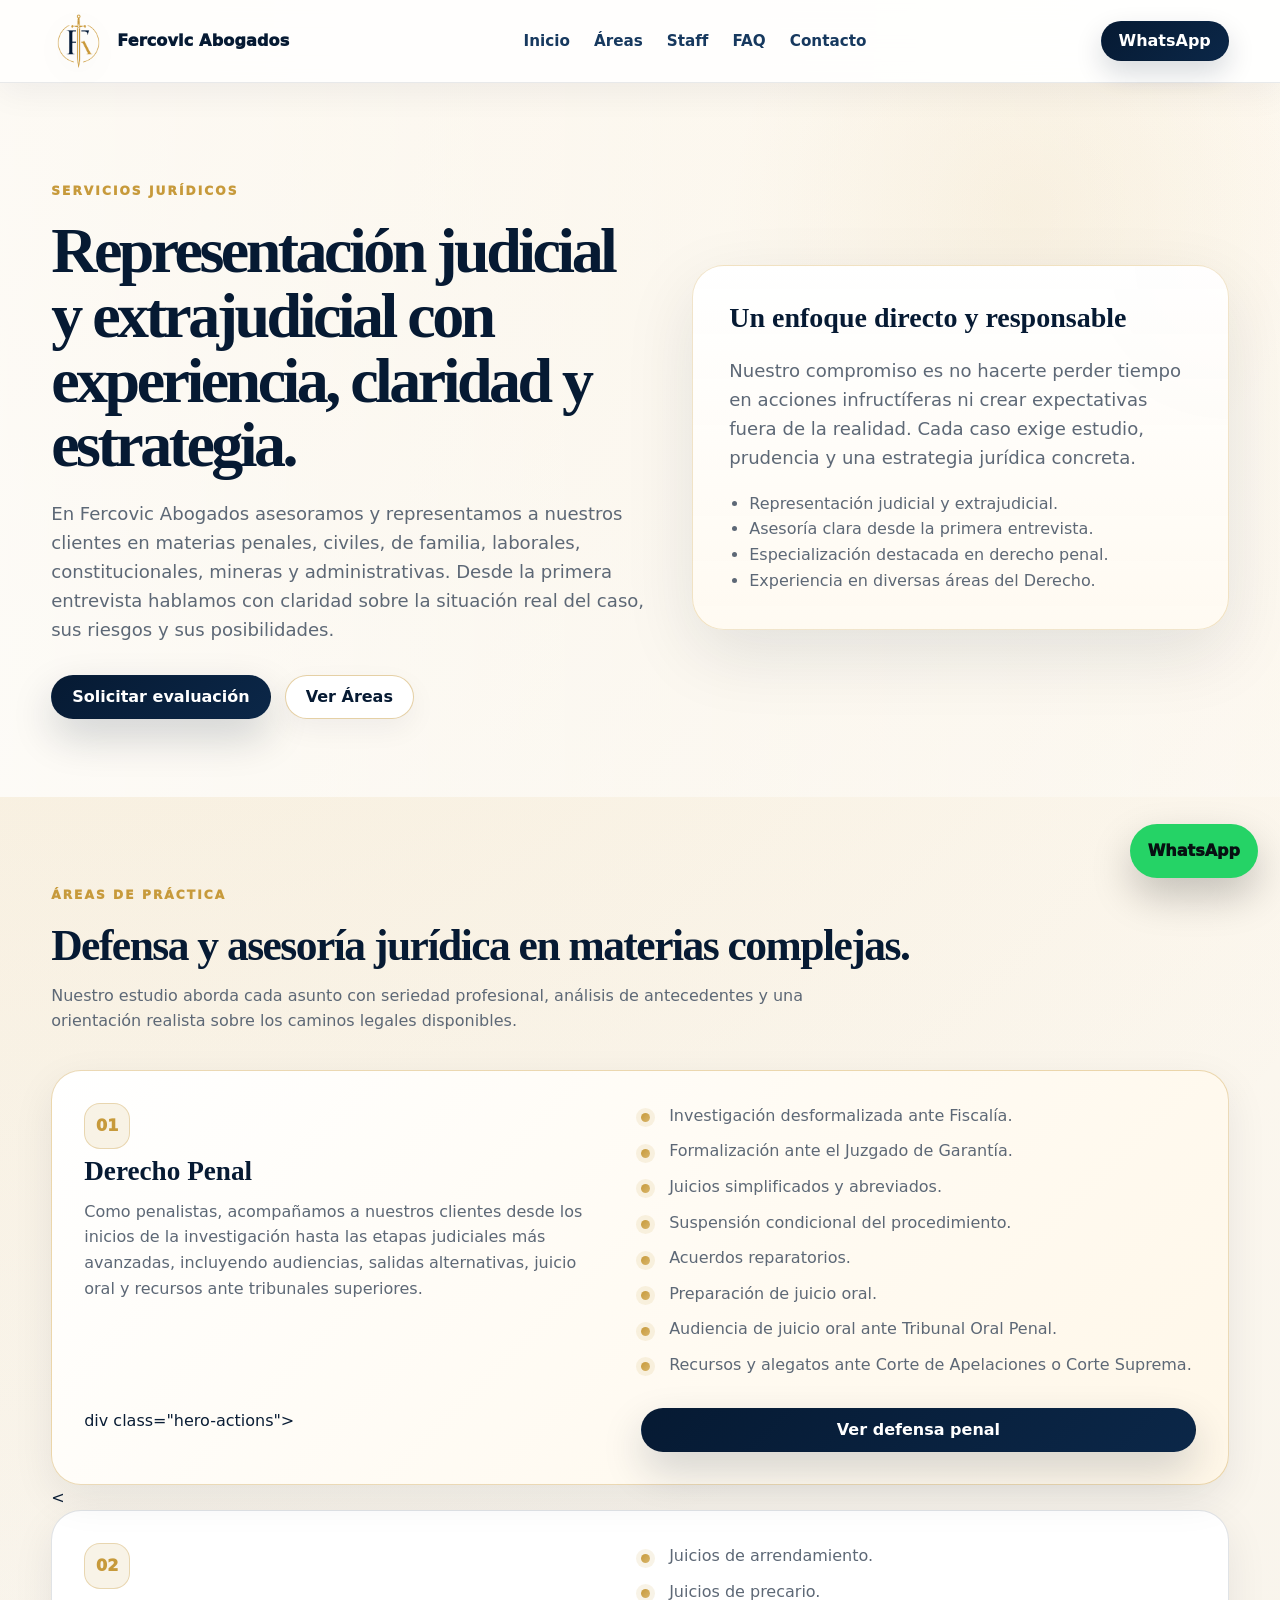
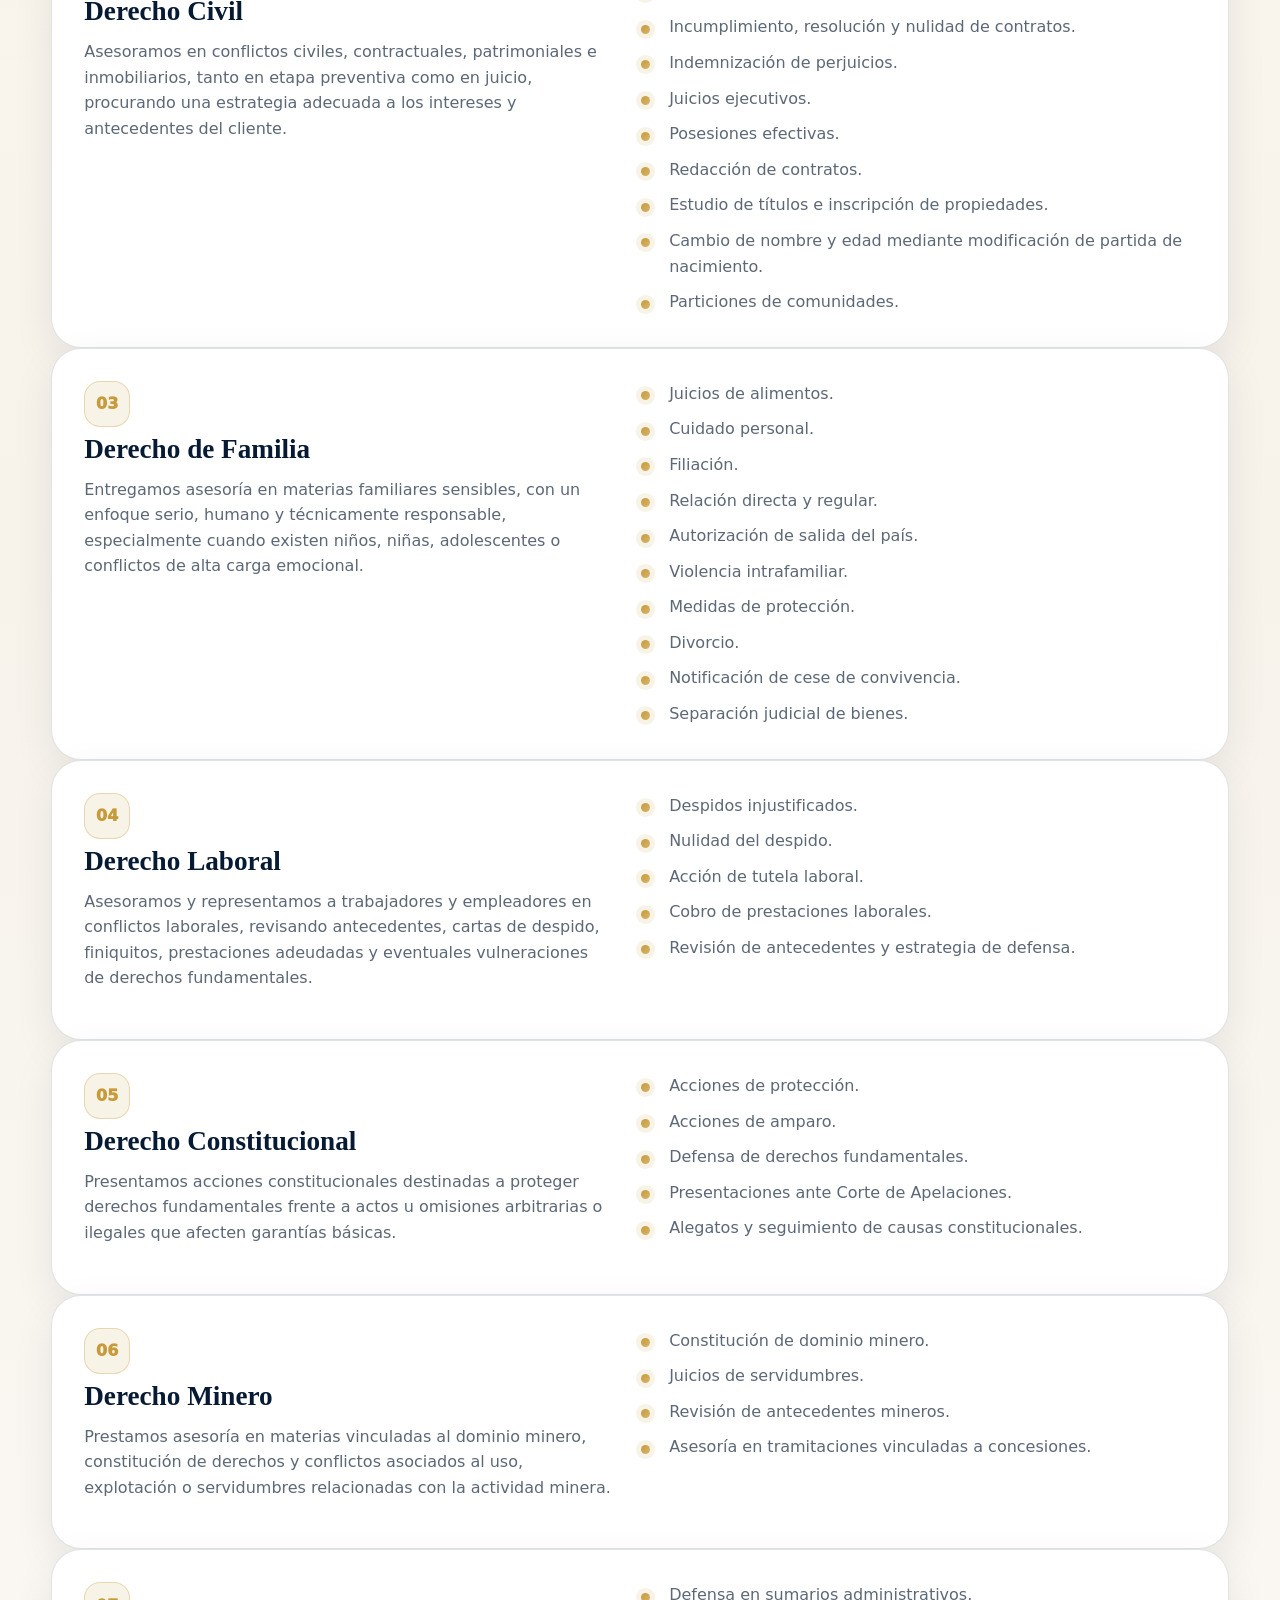
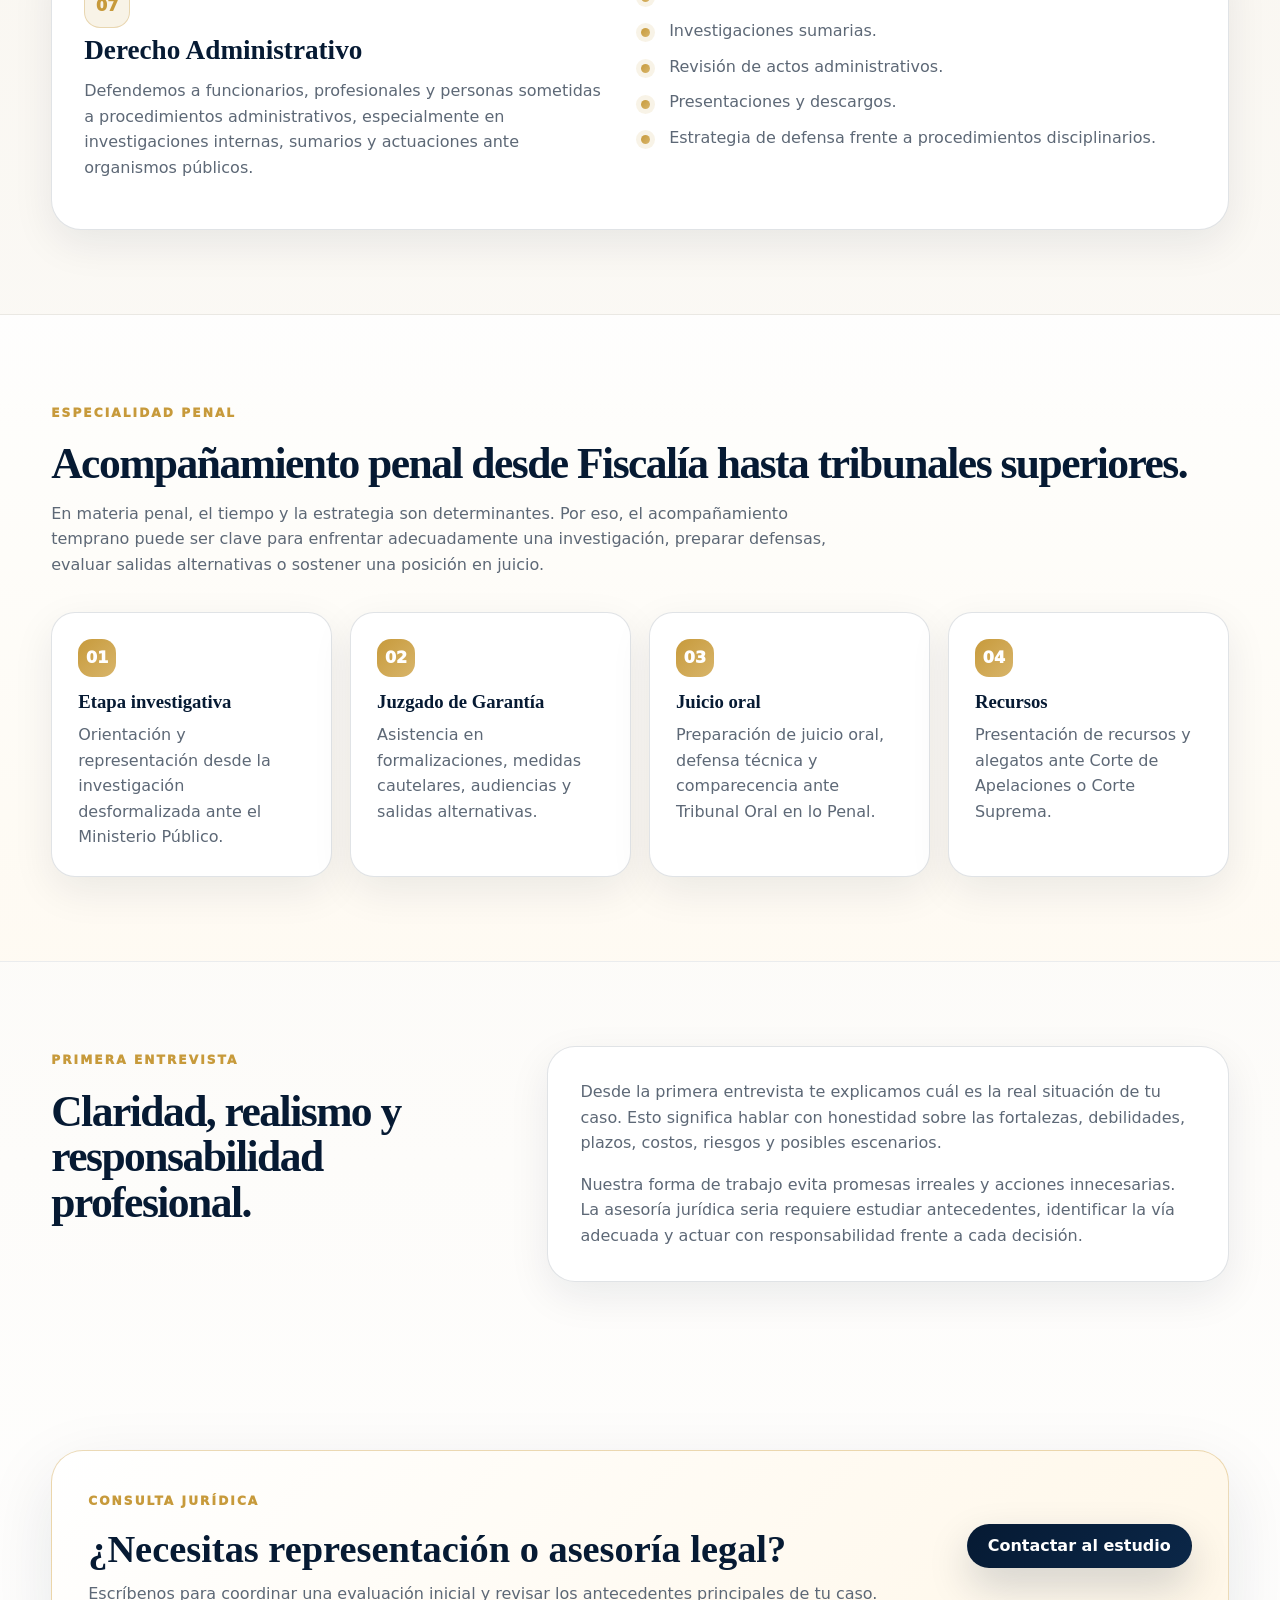
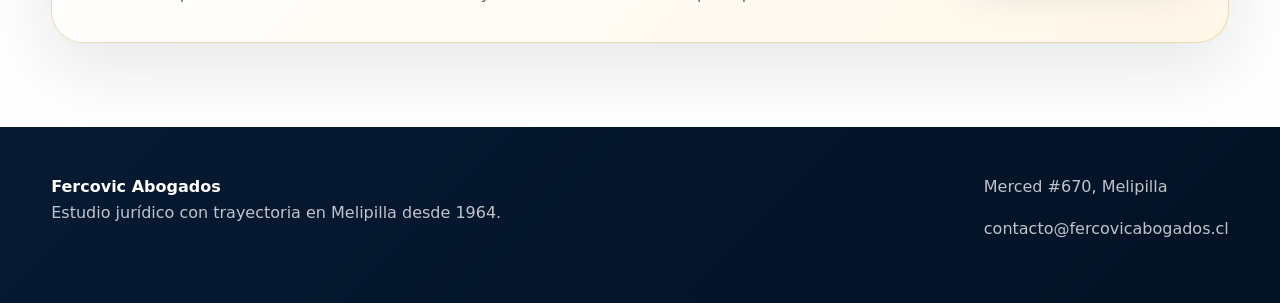
<file: servicios.html>
<!DOCTYPE html>
<html lang="es-CL">
<head>
  <meta charset="UTF-8" />
  <meta name="viewport" content="width=device-width, initial-scale=1.0" />

  <title>Servicios Jurídicos | Fercovic Abogados en Melipilla</title>
  <meta name="description" content="Fercovic Abogados representa judicial y extrajudicialmente en derecho penal, civil, familia, laboral, constitucional, minero y administrativo. Estudio jurídico en Melipilla desde 1964." />

  <link rel="canonical" href="https://www.fercovicabogados.cl/servicios.html" />
  <link rel="stylesheet" href="assets/css/styles.css" />
</head>

<body>
 <header class="header">
  <div class="container nav">
    <a class="brand brand-logo" href="index.html" aria-label="Ir al inicio de Fercovic Abogados">
      <img 
        src="assets/img/logo-emblema-transparente.png" 
        alt="Fercovic Abogados" 
        class="brand-logo__mark"
      >
      <span class="brand-text">Fercovic Abogados</span>
    </a>

    <nav class="menu" aria-label="Menú principal">
      <a href="index.html">Inicio</a>
      <a href="servicios.html">Áreas</a>
      <a href="quienes-somos.html">Staff</a>
      <a href="preguntas-frecuentes.html">FAQ</a>
      <a href="contacto.html">Contacto</a>
    </nav>

    <a 
      class="btn btn-small" 
      href="https://wa.me/56982265371?text=Hola%20Fercovic%20Abogados,%20necesito%20asesor%C3%ADa%20jur%C3%ADdica." 
      target="_blank" 
      rel="noopener"
    >
      WhatsApp
    </a>
  </div>
</header>

  <main>
    <section class="hero page-hero">
      <div class="container hero-grid">
        <div>
          <span class="eyebrow">Servicios jurídicos</span>
          <h1>Representación judicial y extrajudicial con experiencia, claridad y estrategia.</h1>
          <p>
            En Fercovic Abogados asesoramos y representamos a nuestros clientes en materias penales,
            civiles, de familia, laborales, constitucionales, mineras y administrativas. Desde la primera
            entrevista hablamos con claridad sobre la situación real del caso, sus riesgos y sus posibilidades.
          </p>

          <div class="hero-actions">
            <a class="btn btn-primary" href="contacto.html">Solicitar evaluación</a>
            <a class="btn btn-outline" href="#areas">Ver Áreas</a>
          </div>
        </div>

        <div class="hero-card">
          <h2>Un enfoque directo y responsable</h2>
          <p>
            Nuestro compromiso es no hacerte perder tiempo en acciones infructíferas ni crear expectativas
            fuera de la realidad. Cada caso exige estudio, prudencia y una estrategia jurídica concreta.
          </p>

          <ul>
            <li>Representación judicial y extrajudicial.</li>
            <li>Asesoría clara desde la primera entrevista.</li>
            <li>Especialización destacada en derecho penal.</li>
            <li>Experiencia en diversas áreas del Derecho.</li>
          </ul>
        </div>
      </div>
    </section>

    <section class="section" id="areas">
      <div class="container">
        <span class="eyebrow">Áreas de práctica</span>
        <h2 class="section-title">Defensa y asesoría jurídica en materias complejas.</h2>
        <p class="section-lead">
          Nuestro estudio aborda cada asunto con seriedad profesional, análisis de antecedentes
          y una orientación realista sobre los caminos legales disponibles.
        </p>

        <div class="service-list">

          <article class="service-panel featured-service">
            <div>
              <span class="service-number">01</span>
              <h3>Derecho Penal</h3>
              <p>
                Como penalistas, acompañamos a nuestros clientes desde los inicios de la investigación
                hasta las etapas judiciales más avanzadas, incluyendo audiencias, salidas alternativas,
                juicio oral y recursos ante tribunales superiores.
              </p>
            </div>

            <ul>
              <li>Investigación desformalizada ante Fiscalía.</li>
              <li>Formalización ante el Juzgado de Garantía.</li>
              <li>Juicios simplificados y abreviados.</li>
              <li>Suspensión condicional del procedimiento.</li>
              <li>Acuerdos reparatorios.</li>
              <li>Preparación de juicio oral.</li>
              <li>Audiencia de juicio oral ante Tribunal Oral Penal.</li>
              <li>Recursos y alegatos ante Corte de Apelaciones o Corte Suprema.</li>
            </ul>
            div class="hero-actions">
              <a class="btn btn-primary" href="derecho-penal.html">Ver defensa penal</a>
            </div>
          </article>
<
          <article class="service-panel">
            <div>
              <span class="service-number">02</span>
              <h3>Derecho Civil</h3>
              <p>
                Asesoramos en conflictos civiles, contractuales, patrimoniales e inmobiliarios,
                tanto en etapa preventiva como en juicio, procurando una estrategia adecuada a los
                intereses y antecedentes del cliente.
              </p>
            </div>

            <ul>
              <li>Juicios de arrendamiento.</li>
              <li>Juicios de precario.</li>
              <li>Incumplimiento, resolución y nulidad de contratos.</li>
              <li>Indemnización de perjuicios.</li>
              <li>Juicios ejecutivos.</li>
              <li>Posesiones efectivas.</li>
              <li>Redacción de contratos.</li>
              <li>Estudio de títulos e inscripción de propiedades.</li>
              <li>Cambio de nombre y edad mediante modificación de partida de nacimiento.</li>
              <li>Particiones de comunidades.</li>
            </ul>
          </article>

          <article class="service-panel">
            <div>
              <span class="service-number">03</span>
              <h3>Derecho de Familia</h3>
              <p>
                Entregamos asesoría en materias familiares sensibles, con un enfoque serio, humano
                y técnicamente responsable, especialmente cuando existen niños, niñas, adolescentes
                o conflictos de alta carga emocional.
              </p>
            </div>

            <ul>
              <li>Juicios de alimentos.</li>
              <li>Cuidado personal.</li>
              <li>Filiación.</li>
              <li>Relación directa y regular.</li>
              <li>Autorización de salida del país.</li>
              <li>Violencia intrafamiliar.</li>
              <li>Medidas de protección.</li>
              <li>Divorcio.</li>
              <li>Notificación de cese de convivencia.</li>
              <li>Separación judicial de bienes.</li>
            </ul>
          </article>

          <article class="service-panel">
            <div>
              <span class="service-number">04</span>
              <h3>Derecho Laboral</h3>
              <p>
                Asesoramos y representamos a trabajadores y empleadores en conflictos laborales,
                revisando antecedentes, cartas de despido, finiquitos, prestaciones adeudadas
                y eventuales vulneraciones de derechos fundamentales.
              </p>
            </div>

            <ul>
              <li>Despidos injustificados.</li>
              <li>Nulidad del despido.</li>
              <li>Acción de tutela laboral.</li>
              <li>Cobro de prestaciones laborales.</li>
              <li>Revisión de antecedentes y estrategia de defensa.</li>
            </ul>
          </article>

          <article class="service-panel">
            <div>
              <span class="service-number">05</span>
              <h3>Derecho Constitucional</h3>
              <p>
                Presentamos acciones constitucionales destinadas a proteger derechos fundamentales
                frente a actos u omisiones arbitrarias o ilegales que afecten garantías básicas.
              </p>
            </div>

            <ul>
              <li>Acciones de protección.</li>
              <li>Acciones de amparo.</li>
              <li>Defensa de derechos fundamentales.</li>
              <li>Presentaciones ante Corte de Apelaciones.</li>
              <li>Alegatos y seguimiento de causas constitucionales.</li>
            </ul>
          </article>

          <article class="service-panel">
            <div>
              <span class="service-number">06</span>
              <h3>Derecho Minero</h3>
              <p>
                Prestamos asesoría en materias vinculadas al dominio minero, constitución de derechos
                y conflictos asociados al uso, explotación o servidumbres relacionadas con la actividad minera.
              </p>
            </div>

            <ul>
              <li>Constitución de dominio minero.</li>
              <li>Juicios de servidumbres.</li>
              <li>Revisión de antecedentes mineros.</li>
              <li>Asesoría en tramitaciones vinculadas a concesiones.</li>
            </ul>
          </article>

          <article class="service-panel">
            <div>
              <span class="service-number">07</span>
              <h3>Derecho Administrativo</h3>
              <p>
                Defendemos a funcionarios, profesionales y personas sometidas a procedimientos
                administrativos, especialmente en investigaciones internas, sumarios y actuaciones
                ante organismos públicos.
              </p>
            </div>

            <ul>
              <li>Defensa en sumarios administrativos.</li>
              <li>Investigaciones sumarias.</li>
              <li>Revisión de actos administrativos.</li>
              <li>Presentaciones y descargos.</li>
              <li>Estrategia de defensa frente a procedimientos disciplinarios.</li>
            </ul>
          </article>

        </div>
      </div>
    </section>

    <section class="section alt">
      <div class="container">
        <span class="eyebrow">Especialidad penal</span>
        <h2 class="section-title">Acompañamiento penal desde Fiscalía hasta tribunales superiores.</h2>
        <p class="section-lead">
          En materia penal, el tiempo y la estrategia son determinantes. Por eso, el acompañamiento temprano
          puede ser clave para enfrentar adecuadamente una investigación, preparar defensas, evaluar salidas
          alternativas o sostener una posición en juicio.
        </p>

        <div class="penal-grid">
          <article class="penal-card">
            <span>01</span>
            <h3>Etapa investigativa</h3>
            <p>Orientación y representación desde la investigación desformalizada ante el Ministerio Público.</p>
          </article>

          <article class="penal-card">
            <span>02</span>
            <h3>Juzgado de Garantía</h3>
            <p>Asistencia en formalizaciones, medidas cautelares, audiencias y salidas alternativas.</p>
          </article>

          <article class="penal-card">
            <span>03</span>
            <h3>Juicio oral</h3>
            <p>Preparación de juicio oral, defensa técnica y comparecencia ante Tribunal Oral en lo Penal.</p>
          </article>

          <article class="penal-card">
            <span>04</span>
            <h3>Recursos</h3>
            <p>Presentación de recursos y alegatos ante Corte de Apelaciones o Corte Suprema.</p>
          </article>
        </div>
      </div>
    </section>

    <section class="section">
      <div class="container split-section">
        <div>
          <span class="eyebrow">Primera entrevista</span>
          <h2 class="section-title">Claridad, realismo y responsabilidad profesional.</h2>
        </div>

        <div class="rich-text">
          <p>
            Desde la primera entrevista te explicamos cuál es la real situación de tu caso.
            Esto significa hablar con honestidad sobre las fortalezas, debilidades, plazos,
            costos, riesgos y posibles escenarios.
          </p>

          <p>
            Nuestra forma de trabajo evita promesas irreales y acciones innecesarias. La asesoría
            jurídica seria requiere estudiar antecedentes, identificar la vía adecuada y actuar
            con responsabilidad frente a cada decisión.
          </p>
        </div>
      </div>
    </section>

    <section class="section contact-cta">
      <div class="container cta-box">
        <div>
          <span class="eyebrow">Consulta jurídica</span>
          <h2>¿Necesitas representación o asesoría legal?</h2>
          <p>
            Escríbenos para coordinar una evaluación inicial y revisar los antecedentes principales
            de tu caso.
          </p>
        </div>

        <a class="btn btn-primary" href="contacto.html">Contactar al estudio</a>
      </div>
    </section>
  </main>

  <a class="whatsapp-float" href="https://wa.me/56982265371?text=Hola%20Fercovic%20Abogados,%20necesito%20asesor%C3%ADa%20jur%C3%ADdica." target="_blank" rel="noopener">
    WhatsApp
  </a>

  <footer class="footer">
    <div class="container footer-grid">
      <div>
        <strong>Fercovic Abogados</strong>
        <p>Estudio jurídico con trayectoria en Melipilla desde 1964.</p>
      </div>

      <div>
        <p>Merced #670, Melipilla</p>
        <p>contacto@fercovicabogados.cl</p>
      </div>
    </div>
  </footer>
</body>
</html>
</file>
<file: assets/css/styles.css>
:root{
  --bg:#f7f3eb;
  --bg-soft:#fbf8f2;
  --white:#ffffff;
  --navy:#061a33;
  --navy-2:#0b2748;
  --navy-soft:#17395f;
  --gold:#c79a3b;
  --gold-2:#d8b56b;
  --text:#0a1d35;
  --muted:#5d6876;
  --border:rgba(6,26,51,.12);
  --border-gold:rgba(199,154,59,.36);
  --card:#ffffff;
  --shadow:0 24px 70px rgba(6,26,51,.10);
  --shadow-soft:0 14px 42px rgba(6,26,51,.08);
  --radius-xl:32px;
  --radius-lg:26px;
  --radius-md:18px;
}

*{
  box-sizing:border-box;
}

html{
  scroll-behavior:smooth;
}

body{
  margin:0;
  font-family:Inter, system-ui, -apple-system, BlinkMacSystemFont, "Segoe UI", sans-serif;
  color:var(--text);
  line-height:1.6;
  overflow-x:hidden;
  background:
    radial-gradient(circle at top left, rgba(199,154,59,.14), transparent 32%),
    linear-gradient(180deg, #fffaf1 0%, #f7f3eb 42%, #ffffff 100%);
}

img{
  max-width:100%;
  display:block;
}

a{
  color:inherit;
}

p{
  margin-top:0;
}

::selection{
  background:rgba(199,154,59,.35);
  color:var(--navy);
}

.container{
  width:min(1180px, 92%);
  margin:auto;
}

/* HEADER */

.header{
  position:sticky;
  top:0;
  z-index:50;
  background:rgba(255,255,255,.92);
  backdrop-filter:blur(18px);
  -webkit-backdrop-filter:blur(18px);
  border-bottom:1px solid rgba(6,26,51,.09);
  box-shadow:0 10px 34px rgba(6,26,51,.055);
}

.nav{
  display:flex;
  align-items:center;
  justify-content:space-between;
  gap:22px;
  min-height:82px;
}

.brand{
  display:flex;
  align-items:center;
  gap:12px;
  text-decoration:none;
  font-weight:950;
  letter-spacing:.01em;
  min-width:max-content;
}

.brand-logo__mark{
  width:54px;
  height:54px;
  object-fit:contain;
  display:block;
  filter:drop-shadow(0 8px 16px rgba(6,26,51,.08));
}

.brand-text{
  color:var(--navy);
  font-weight:950;
  letter-spacing:.01em;
}

.menu{
  display:flex;
  gap:24px;
  align-items:center;
}

.menu a{
  color:var(--navy-soft);
  text-decoration:none;
  font-weight:750;
  font-size:.95rem;
  transition:.2s ease;
}

.menu a:hover{
  color:var(--gold);
}

/* BOTONES */

.btn{
  display:inline-flex;
  align-items:center;
  justify-content:center;
  gap:8px;
  padding:13px 20px;
  border-radius:999px;
  text-decoration:none;
  font-weight:900;
  line-height:1;
  transition:.22s ease;
  border:1px solid transparent;
  cursor:pointer;
}

.btn-small{
  padding:11px 17px;
  color:#fff;
  background:linear-gradient(135deg, var(--navy), var(--navy-2));
  border-color:rgba(6,26,51,.08);
  box-shadow:0 12px 28px rgba(6,26,51,.16);
  white-space:nowrap;
}

.btn-primary{
  background:linear-gradient(135deg, var(--navy), var(--navy-2));
  color:#fff;
  box-shadow:0 18px 42px rgba(6,26,51,.18);
}

.btn-outline{
  background:#fff;
  border-color:rgba(199,154,59,.46);
  color:var(--navy);
  box-shadow:0 10px 28px rgba(6,26,51,.05);
}

.btn:hover{
  transform:translateY(-2px);
}

.btn-primary:hover,
.btn-small:hover{
  background:linear-gradient(135deg, var(--navy-2), #0d315d);
}

.btn-outline:hover{
  border-color:var(--gold);
  color:var(--navy);
  background:#fffaf0;
}

.btn:focus-visible,
a:focus-visible,
summary:focus-visible,
input:focus-visible,
select:focus-visible,
textarea:focus-visible,
button:focus-visible{
  outline:3px solid rgba(199,154,59,.38);
  outline-offset:4px;
}

/* HERO */

.hero{
  position:relative;
  padding:94px 0 78px;
  overflow:hidden;
}

.hero::before{
  content:"";
  position:absolute;
  inset:0;
  background:
    linear-gradient(90deg, rgba(255,255,255,.72), rgba(255,255,255,.22)),
    radial-gradient(circle at 80% 18%, rgba(199,154,59,.12), transparent 25%);
  pointer-events:none;
}

.hero > .container{
  position:relative;
  z-index:1;
}

.hero-grid{
  display:grid;
  grid-template-columns:1.05fr .95fr;
  gap:48px;
  align-items:center;
}

.hero-brand-logo{
  width:min(440px, 100%);
  height:auto;
  margin-bottom:30px;
  object-fit:contain;
  filter:drop-shadow(0 10px 24px rgba(6,26,51,.08));
}

.eyebrow{
  display:inline-flex;
  color:var(--gold);
  text-transform:uppercase;
  letter-spacing:.17em;
  font-size:.76rem;
  font-weight:950;
  margin-bottom:18px;
}

.hero h1{
  color:var(--navy);
  font-family:Georgia, "Times New Roman", serif;
  font-size:clamp(2.45rem, 5vw, 5.15rem);
  line-height:1.01;
  margin:0 0 22px;
  letter-spacing:-.055em;
}

.hero p{
  color:var(--muted);
  font-size:1.13rem;
  max-width:720px;
}

.hero-actions{
  display:flex;
  gap:14px;
  flex-wrap:wrap;
  margin-top:30px;
}

.hero-card{
  border:1px solid rgba(199,154,59,.26);
  background:
    linear-gradient(180deg, rgba(255,255,255,.98), rgba(255,250,241,.95)),
    radial-gradient(circle at top right, rgba(199,154,59,.16), transparent 38%);
  border-radius:var(--radius-xl);
  padding:36px;
  box-shadow:var(--shadow);
}

.hero-card h2{
  margin-top:0;
  color:var(--navy);
  font-family:Georgia, "Times New Roman", serif;
  line-height:1.12;
  font-size:1.75rem;
}

.hero-card p,
.hero-card li{
  color:var(--muted);
}

.hero-card ul{
  padding-left:20px;
  margin-bottom:0;
}

.hero-card strong{
  color:var(--navy);
}

/* TRUST STRIP */

.trust-strip{
  display:grid;
  grid-template-columns:repeat(4, 1fr);
  gap:1px;
  margin-top:42px;
  border:1px solid rgba(199,154,59,.26);
  border-radius:24px;
  overflow:hidden;
  background:rgba(199,154,59,.18);
  box-shadow:var(--shadow-soft);
  position:relative;
  z-index:1;
}

.trust-item{
  background:rgba(255,255,255,.94);
  padding:22px;
}

.trust-item strong{
  display:block;
  color:var(--navy);
  font-family:Georgia, "Times New Roman", serif;
  font-size:1.15rem;
  line-height:1.15;
  margin-bottom:6px;
}

.trust-item span{
  color:var(--muted);
  font-size:.95rem;
}

/* SECCIONES */

.section{
  padding:84px 0;
}

.alt{
  background:
    linear-gradient(180deg, rgba(255,255,255,.78), rgba(255,250,241,.78));
  border-top:1px solid rgba(6,26,51,.08);
  border-bottom:1px solid rgba(6,26,51,.08);
}

.section-title{
  color:var(--navy);
  font-family:Georgia, "Times New Roman", serif;
  font-size:clamp(2rem, 3.4vw, 3.3rem);
  line-height:1.05;
  margin:0 0 14px;
  letter-spacing:-.035em;
}

.section-lead{
  color:var(--muted);
  max-width:780px;
}

/* WHY */

.why-grid{
  display:grid;
  grid-template-columns:repeat(4, 1fr);
  gap:20px;
  margin-top:36px;
}

.why-card{
  background:#fff;
  border:1px solid var(--border);
  border-radius:26px;
  padding:26px;
  box-shadow:var(--shadow-soft);
  transition:.22s ease;
}

.why-card:hover{
  transform:translateY(-4px);
  border-color:rgba(199,154,59,.42);
}

.why-card span{
  display:inline-flex;
  width:42px;
  height:42px;
  align-items:center;
  justify-content:center;
  border-radius:15px;
  background:linear-gradient(135deg, var(--navy), var(--navy-2));
  color:#fff;
  font-weight:950;
  margin-bottom:16px;
}

.why-card h3{
  margin:0 0 10px;
  color:var(--navy);
  font-family:Georgia, "Times New Roman", serif;
  font-size:1.35rem;
  line-height:1.15;
}

.why-card p{
  color:var(--muted);
  margin:0;
}

/* PROCESS */

.process-grid{
  display:grid;
  grid-template-columns:repeat(4, 1fr);
  gap:18px;
  margin-top:34px;
}

.process-card{
  padding:26px;
  border:1px solid var(--border);
  border-radius:24px;
  background:#fff;
  box-shadow:var(--shadow-soft);
}

.process-card span{
  display:inline-flex;
  width:38px;
  height:38px;
  align-items:center;
  justify-content:center;
  border-radius:14px;
  background:linear-gradient(135deg, var(--navy), var(--navy-2));
  color:#fff;
  font-weight:950;
  margin-bottom:14px;
}

.process-card h3{
  color:var(--navy);
  margin:0 0 10px;
  font-family:Georgia, "Times New Roman", serif;
}

.process-card p{
  color:var(--muted);
  margin:0;
}

/* ÁREAS */

.practice-grid{
  display:grid;
  grid-template-columns:repeat(3, 1fr);
  gap:22px;
  margin-top:36px;
}

.practice-card{
  background:var(--card);
  border:1px solid var(--border);
  border-radius:26px;
  padding:28px;
  min-height:220px;
  transition:.22s ease;
  box-shadow:var(--shadow-soft);
}

.practice-card:hover{
  transform:translateY(-5px);
  border-color:rgba(199,154,59,.45);
  box-shadow:0 22px 60px rgba(6,26,51,.11);
}

.practice-card h3{
  margin-top:0;
  color:var(--navy);
  font-family:Georgia, "Times New Roman", serif;
  font-size:1.42rem;
}

.practice-card p{
  color:var(--muted);
}

/* ABOGADO HOME */

.lawyer-mini{
  display:grid;
  grid-template-columns:.82fr 1.18fr;
  gap:34px;
  align-items:center;
  padding:34px;
  border-radius:34px;
  border:1px solid rgba(199,154,59,.28);
  background:#fff;
  box-shadow:var(--shadow);
}

.lawyer-mini__photo{
  border-radius:28px;
  overflow:hidden;
  border:1px solid rgba(199,154,59,.32);
  background:#fff7e8;
  min-height:420px;
}

.lawyer-mini__photo img{
  width:100%;
  height:100%;
  min-height:420px;
  object-fit:cover;
  object-position:center top;
}

.lawyer-mini__content .rich-text{
  margin-top:22px;
}

/* TEXTOS */

.split-section{
  display:grid;
  grid-template-columns:.8fr 1.2fr;
  gap:42px;
  align-items:start;
}

.rich-text{
  padding:32px;
  border:1px solid var(--border);
  border-radius:28px;
  background:#fff;
  box-shadow:var(--shadow-soft);
}

.rich-text p{
  color:var(--muted);
  margin-top:0;
}

.rich-text p:last-child{
  margin-bottom:0;
}

/* PENAL */

.penal-grid{
  display:grid;
  grid-template-columns:repeat(4, 1fr);
  gap:18px;
  margin-top:34px;
}

.penal-card{
  padding:26px;
  border:1px solid var(--border);
  border-radius:24px;
  background:#fff;
  box-shadow:var(--shadow-soft);
}

.penal-card span{
  display:inline-flex;
  width:38px;
  height:38px;
  align-items:center;
  justify-content:center;
  border-radius:14px;
  background:linear-gradient(135deg, var(--gold), var(--gold-2));
  color:#fff;
  font-weight:950;
  margin-bottom:14px;
}

.penal-card h3{
  margin:0 0 10px;
  color:var(--navy);
  font-family:Georgia, "Times New Roman", serif;
  line-height:1.15;
}

.penal-card p{
  margin:0;
  color:var(--muted);
}

/* FAQ */

.faq{
  margin-top:30px;
}

details{
  background:#fff;
  border:1px solid var(--border);
  border-radius:20px;
  padding:20px 24px;
  margin-bottom:14px;
  box-shadow:0 10px 28px rgba(6,26,51,.05);
}

summary{
  cursor:pointer;
  font-weight:900;
  color:var(--navy);
}

details p{
  color:var(--muted);
  margin:14px 0 0;
}

.faq-premium{
  display:grid;
  gap:14px;
}

.faq-premium details{
  position:relative;
  overflow:hidden;
  transition:.2s ease;
}

.faq-premium details::before{
  content:"";
  position:absolute;
  inset:0 auto 0 0;
  width:4px;
  background:linear-gradient(180deg, var(--gold), var(--gold-2));
  opacity:.9;
}

.faq-premium details:hover{
  transform:translateY(-2px);
  border-color:rgba(199,154,59,.42);
  background:#fffdf8;
}

.faq-premium summary{
  list-style:none;
  display:flex;
  align-items:center;
  justify-content:space-between;
  gap:18px;
}

.faq-premium summary::-webkit-details-marker{
  display:none;
}

.faq-premium summary::after{
  content:"+";
  width:32px;
  height:32px;
  min-width:32px;
  display:grid;
  place-items:center;
  border-radius:999px;
  background:rgba(199,154,59,.13);
  border:1px solid rgba(199,154,59,.28);
  color:var(--gold);
  font-size:1.3rem;
  line-height:1;
  transition:.2s ease;
}

.faq-premium details[open] summary::after{
  content:"–";
  background:linear-gradient(135deg, var(--gold), var(--gold-2));
  color:#fff;
}

/* CTA */

.cta-box{
  display:flex;
  align-items:center;
  justify-content:space-between;
  gap:24px;
  padding:36px;
  border:1px solid rgba(199,154,59,.36);
  border-radius:var(--radius-xl);
  background:
    linear-gradient(135deg, #fff, #fff7e8),
    radial-gradient(circle at top right, rgba(199,154,59,.15), transparent 38%);
  box-shadow:var(--shadow);
}

.cta-box h2{
  margin:0 0 10px;
  color:var(--navy);
  font-family:Georgia, "Times New Roman", serif;
  font-size:clamp(1.8rem, 3vw, 3rem);
  line-height:1.08;
}

.cta-box p{
  color:var(--muted);
  margin:0;
}

/* FORMULARIOS Y SERVICIOS GENERALES */

.contact-form{
  display:grid;
  gap:14px;
  margin-top:30px;
  padding:32px;
  border:1px solid rgba(199,154,59,.25);
  border-radius:var(--radius-lg);
  background:#fff;
  box-shadow:var(--shadow);
}

.contact-form label{
  color:var(--navy);
  font-weight:900;
}

.contact-form input,
.contact-form select,
.contact-form textarea{
  width:100%;
  padding:15px 16px;
  border-radius:16px;
  border:1px solid rgba(6,26,51,.14);
  background:#fffdf9;
  color:var(--navy);
  font:inherit;
  outline:none;
  transition:.2s ease;
}

.contact-form input::placeholder,
.contact-form textarea::placeholder{
  color:rgba(10,29,53,.45);
}

.contact-form input:focus,
.contact-form select:focus,
.contact-form textarea:focus{
  border-color:rgba(199,154,59,.75);
  box-shadow:0 0 0 4px rgba(199,154,59,.12);
  background:#fff;
}

.contact-form textarea{
  resize:vertical;
  min-height:170px;
}

.service-list{
  display:grid;
  gap:24px;
  margin-top:36px;
}

.service-panel{
  display:grid;
  grid-template-columns:.95fr 1fr;
  gap:30px;
  align-items:start;
  padding:32px;
  border:1px solid var(--border);
  border-radius:30px;
  background:#fff;
  box-shadow:var(--shadow-soft);
}

.service-panel.featured-service,
.featured-service{
  border-color:var(--border-gold);
  background:linear-gradient(135deg, #fff, #fff7e8);
}

.service-panel h3{
  margin:8px 0 12px;
  color:var(--navy);
  font-family:Georgia, "Times New Roman", serif;
  font-size:1.7rem;
  line-height:1.1;
}

.service-panel p,
.service-panel li{
  color:var(--muted);
}

.service-panel ul{
  margin:0;
  padding:0;
  list-style:none;
  display:grid;
  gap:10px;
}

.service-panel li{
  position:relative;
  padding-left:28px;
}

.service-panel li::before{
  content:"";
  position:absolute;
  left:0;
  top:.65em;
  width:9px;
  height:9px;
  border-radius:999px;
  background:linear-gradient(135deg, var(--gold), var(--gold-2));
  box-shadow:0 0 0 5px rgba(199,154,59,.12);
}

.service-number{
  display:inline-flex;
  width:46px;
  height:46px;
  align-items:center;
  justify-content:center;
  border-radius:16px;
  background:rgba(199,154,59,.12);
  border:1px solid rgba(199,154,59,.32);
  color:var(--gold);
  font-weight:950;
}

/* TIMELINE PARA QUIENES SOMOS */

.timeline{
  display:grid;
  gap:22px;
  margin-top:38px;
}

.timeline-item{
  display:grid;
  grid-template-columns:130px 1fr;
  gap:24px;
  align-items:start;
  padding:30px;
  border:1px solid var(--border);
  border-radius:28px;
  background:#fff;
  box-shadow:var(--shadow-soft);
}

.timeline-year{
  display:flex;
  align-items:center;
  justify-content:center;
  min-height:70px;
  border-radius:22px;
  background:linear-gradient(135deg, var(--navy), var(--navy-2));
  color:#fff;
  font-weight:950;
  font-size:1.35rem;
  box-shadow:0 16px 45px rgba(6,26,51,.16);
}

.timeline-content h3{
  margin:0 0 10px;
  color:var(--navy);
  font-family:Georgia, "Times New Roman", serif;
  font-size:1.45rem;
  line-height:1.15;
}

.timeline-content p{
  color:var(--muted);
  margin:0;
}

.profile-section{
  display:grid;
  grid-template-columns:.82fr 1.18fr;
  gap:42px;
  align-items:center;
}

.profile-photo-card{
  position:relative;
  border-radius:32px;
  overflow:hidden;
  border:1px solid rgba(199,154,59,.38);
  background:#fff;
  box-shadow:var(--shadow);
  min-height:520px;
}

.profile-photo-card img{
  width:100%;
  height:100%;
  min-height:520px;
  object-fit:cover;
  object-position:center top;
}

/* WHATSAPP */

.whatsapp-float{
  position:fixed;
  right:22px;
  bottom:22px;
  z-index:999;
  background:#25D366;
  color:#071012;
  padding:14px 18px;
  border-radius:999px;
  font-weight:950;
  text-decoration:none;
  box-shadow:0 18px 40px rgba(0,0,0,.22);
  transition:.2s ease;
}

.whatsapp-float:hover{
  transform:translateY(-3px);
}

/* FOOTER */

.footer{
  border-top:1px solid rgba(6,26,51,.1);
  padding:46px 0;
  color:rgba(255,255,255,.75);
  background:linear-gradient(135deg, var(--navy), #031225);
}

.footer-grid{
  display:flex;
  justify-content:space-between;
  gap:24px;
}

.footer strong{
  color:#fff;
}

.footer a{
  color:#fff;
  text-decoration:none;
}

.footer a:hover{
  color:var(--gold-2);
}

/* RESPONSIVE TABLET */

@media(max-width:1050px){
  .menu{
    gap:16px;
  }

  .menu a{
    font-size:.9rem;
  }

  .why-grid,
  .process-grid,
  .penal-grid{
    grid-template-columns:repeat(2, 1fr);
  }
}

/* RESPONSIVE MÓVIL */

@media(max-width:900px){
  .nav{
    min-height:auto;
    padding:14px 0;
    flex-wrap:wrap;
  }

  .brand{
    order:1;
  }

  .nav > .btn-small{
    order:2;
  }

  .menu{
    order:3;
    width:100%;
    display:flex;
    gap:10px;
    overflow-x:auto;
    padding:8px 0 4px;
    border-top:1px solid rgba(6,26,51,.08);
  }

  .menu a{
    flex:0 0 auto;
    padding:8px 10px;
    border-radius:999px;
    background:#fff;
    border:1px solid rgba(6,26,51,.08);
    font-size:.86rem;
  }

  .hero{
    padding:56px 0 58px;
  }

  .hero-grid,
  .practice-grid,
  .service-panel,
  .split-section,
  .lawyer-mini,
  .profile-section,
  .trust-strip{
    grid-template-columns:1fr;
  }

  .hero-card,
  .service-panel,
  .timeline-item,
  .rich-text,
  .contact-form,
  .lawyer-mini{
    padding:24px;
  }

  .why-grid,
  .process-grid,
  .penal-grid{
    grid-template-columns:1fr;
  }

  .cta-box,
  .footer-grid{
    flex-direction:column;
    align-items:flex-start;
  }

  .timeline-item{
    grid-template-columns:1fr;
  }

  .timeline-year{
    width:120px;
  }

  .lawyer-mini__photo,
  .lawyer-mini__photo img{
    min-height:340px;
  }

  .profile-photo-card{
    min-height:auto;
  }

  .profile-photo-card img{
    min-height:360px;
  }

  .whatsapp-float{
    right:16px;
    bottom:16px;
  }
}

/* RESPONSIVE CELULAR */

@media(max-width:620px){
  .container{
    width:min(100% - 28px, 1180px);
  }

  .brand-logo__mark{
    width:44px;
    height:44px;
  }

  .brand-text{
    font-size:.92rem;
  }

  .btn{
    width:100%;
    text-align:center;
  }

  .btn-small{
    width:auto;
    padding:10px 14px;
  }

  .hero-brand-logo{
    width:min(330px, 100%);
    margin-bottom:24px;
  }

  .hero h1{
    font-size:clamp(2.1rem, 11vw, 3rem);
    letter-spacing:-.045em;
  }

  .hero p{
    font-size:1rem;
  }

  .hero-actions{
    width:100%;
  }

  .section{
    padding:64px 0;
  }

  .section-title{
    font-size:clamp(1.9rem, 10vw, 2.45rem);
  }

  .hero-card,
  .practice-card,
  .service-panel,
  .timeline-item,
  .rich-text,
  .contact-form,
  .cta-box,
  .profile-photo-card,
  .lawyer-mini{
    border-radius:24px;
  }

  .trust-item{
    padding:18px;
  }

  .service-panel h3{
    font-size:1.42rem;
  }

  .lawyer-mini__photo,
  .lawyer-mini__photo img{
    min-height:310px;
  }

  .whatsapp-float{
    left:16px;
    right:16px;
    text-align:center;
    justify-content:center;
    display:flex;
  }
}
.contact-card strong{
  display:block;
  color:var(--navy);
  font-weight:950;
  font-size:1.05rem;
}

@media(max-width:900px){
  .contact-cards{
    grid-template-columns:1fr;
  }
}
.profile-content .hero-actions{
  margin-top:24px;
}

.profile-photo-card{
  max-width:480px;
  width:100%;
  margin:auto;
}

@media(max-width:900px){
  .profile-photo-card{
    max-width:520px;
  }
}
.card-action{
  margin-top:18px;
}

.card-action a{
  color:var(--navy);
  font-weight:950;
  text-decoration:none;
  border-bottom:2px solid rgba(199,154,59,.55);
  padding-bottom:3px;
}

.card-action a:hover{
  color:var(--gold);
}
</file>
